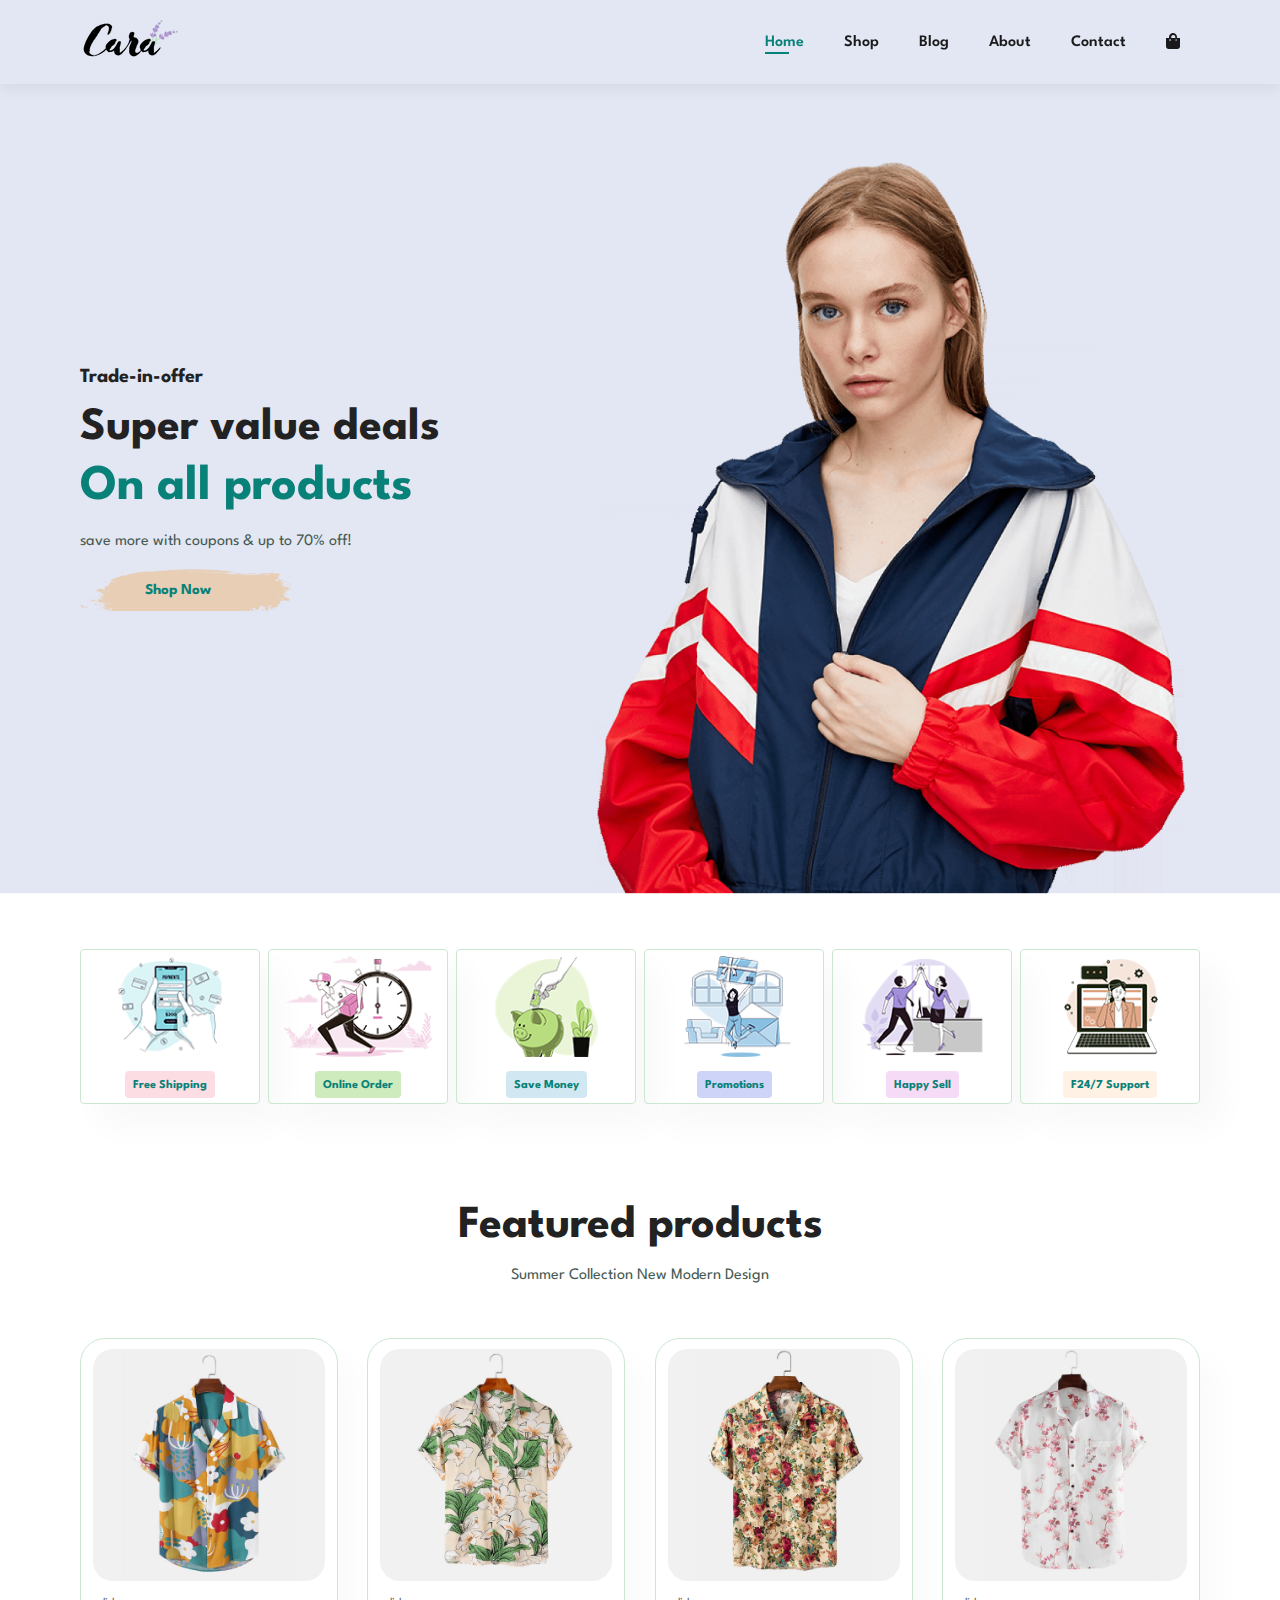
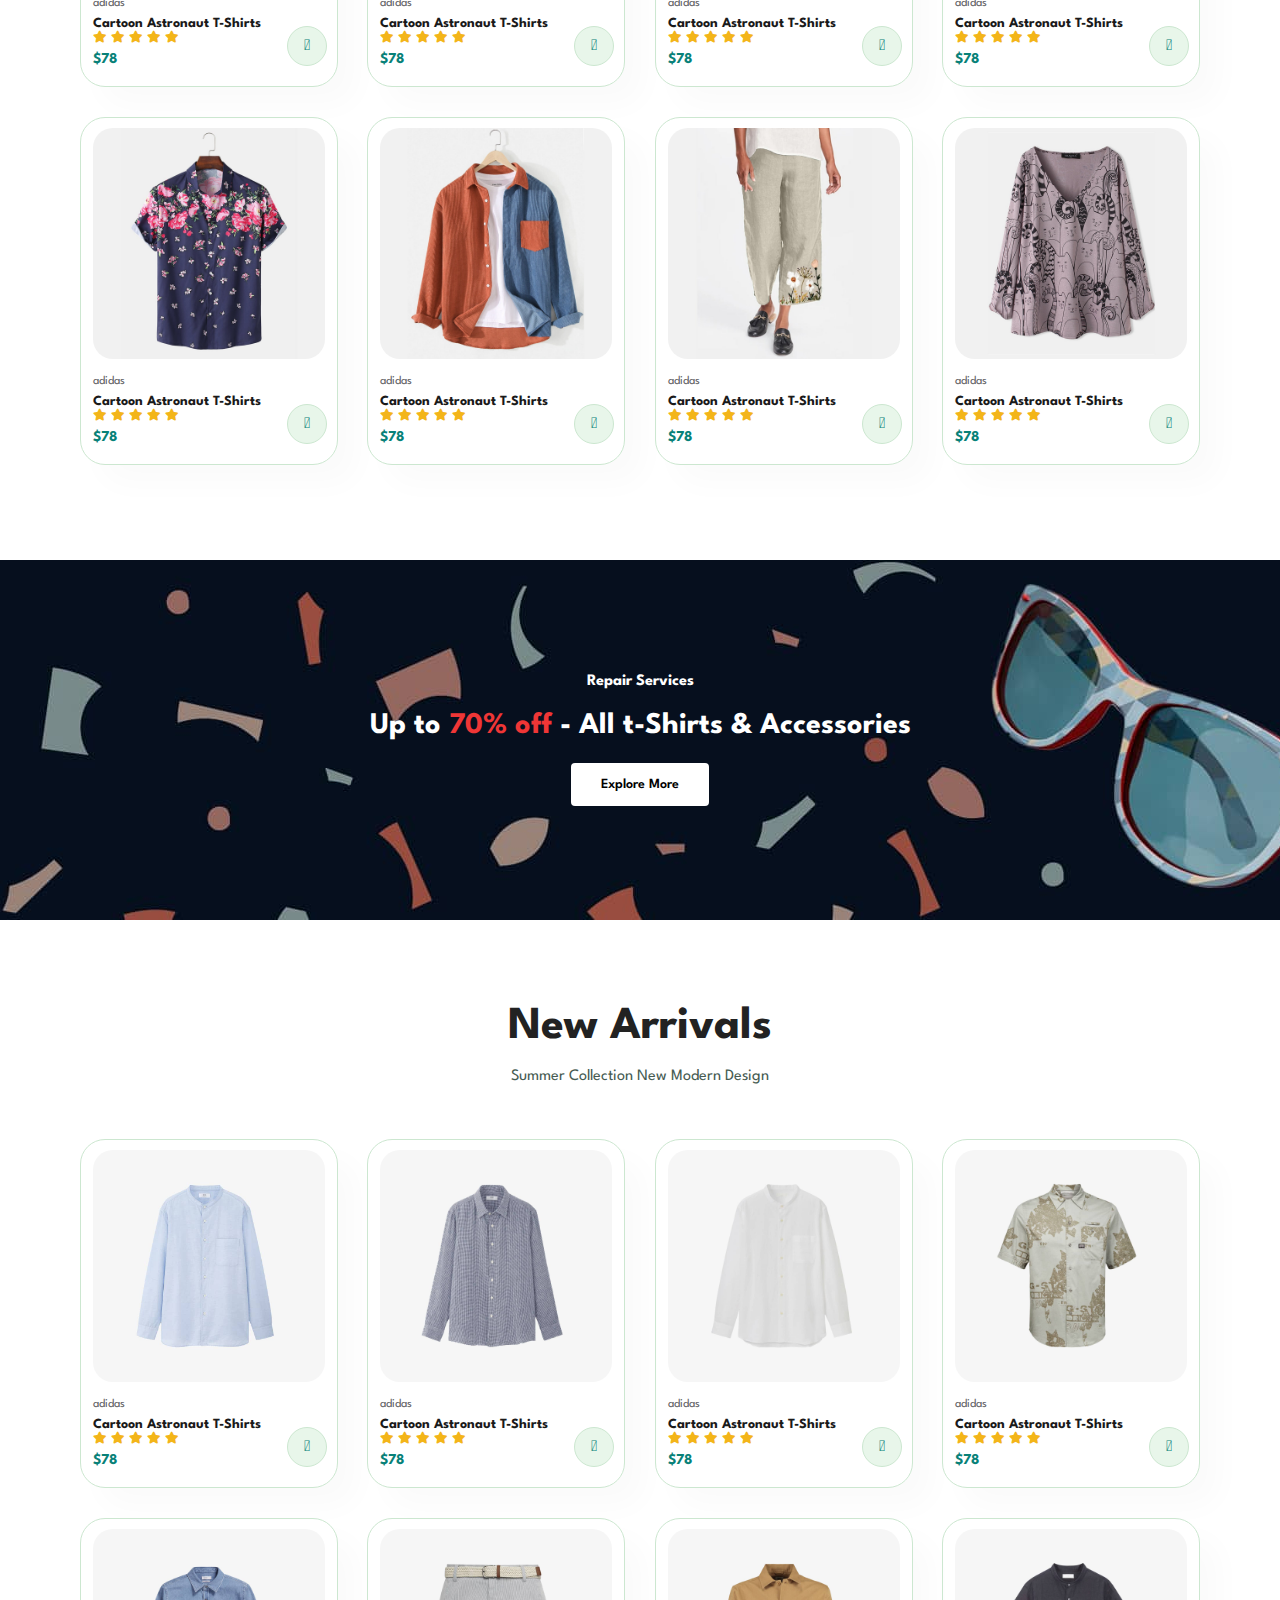
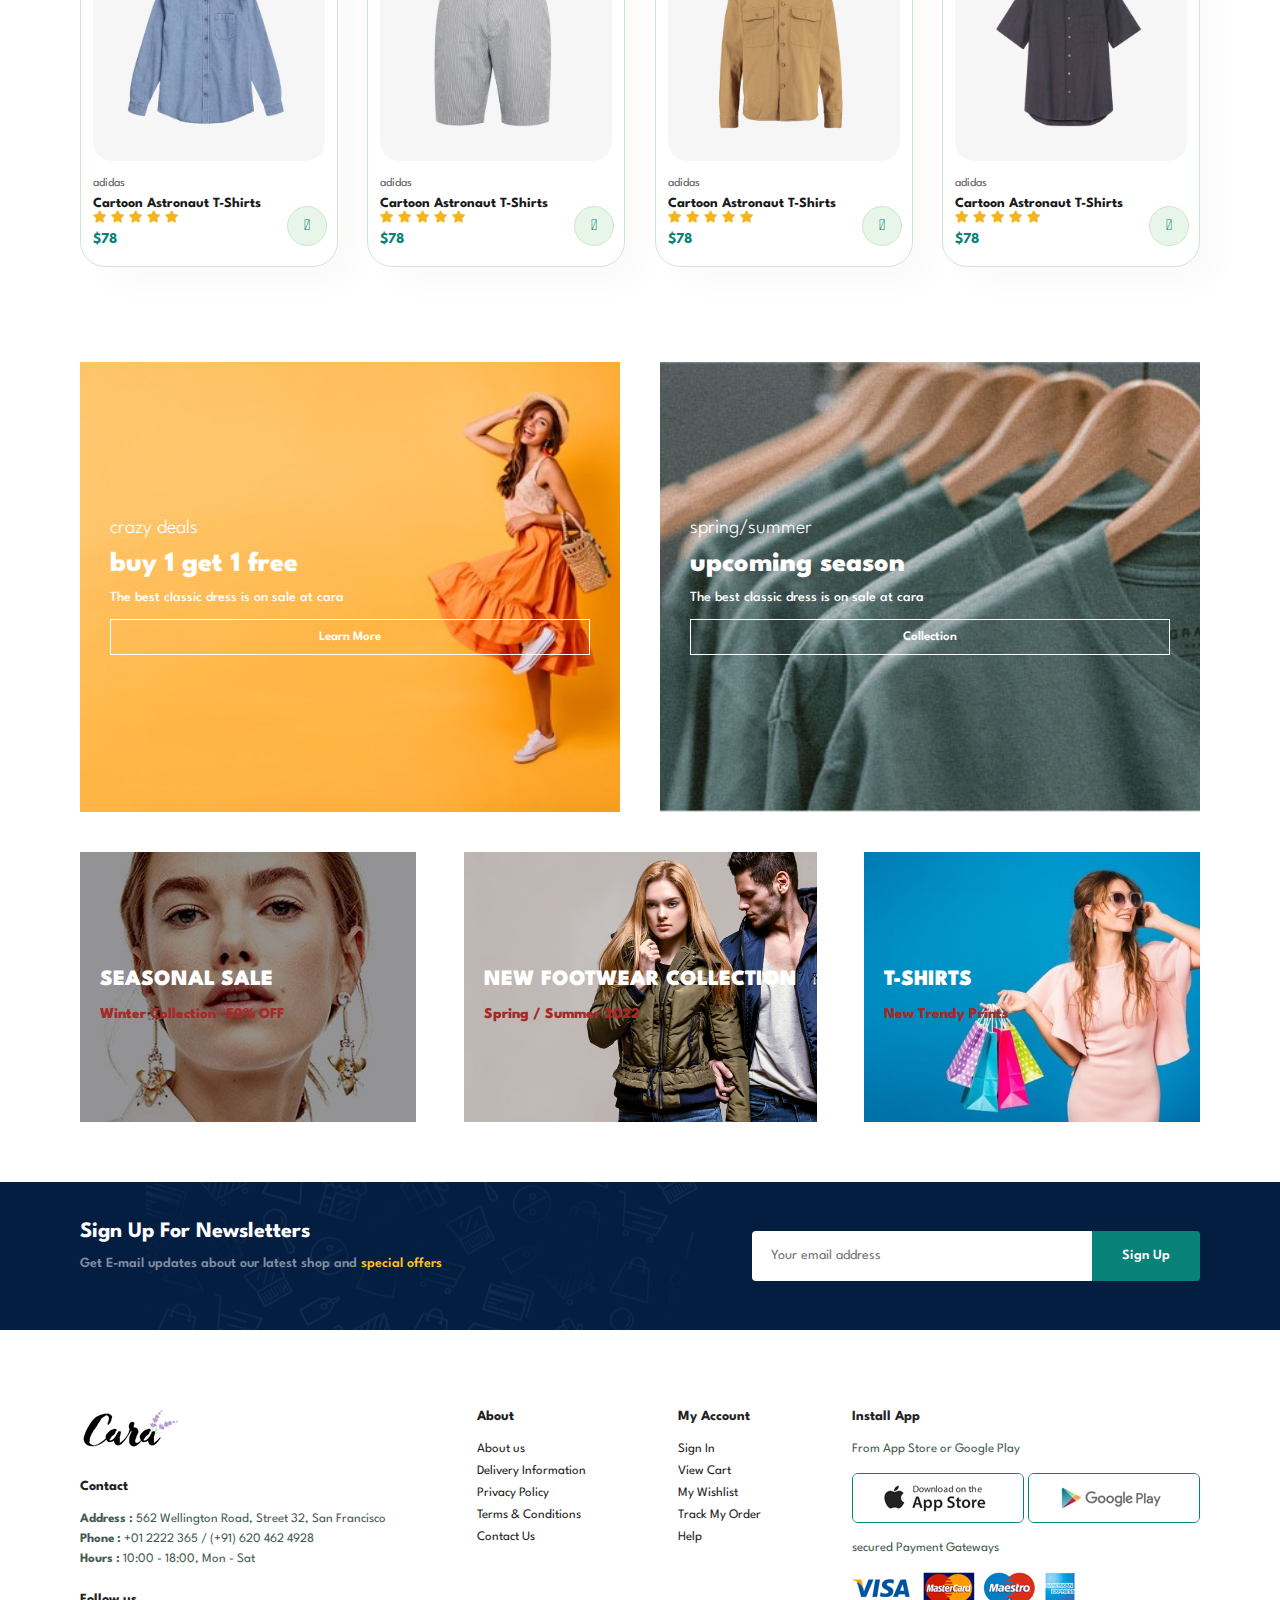
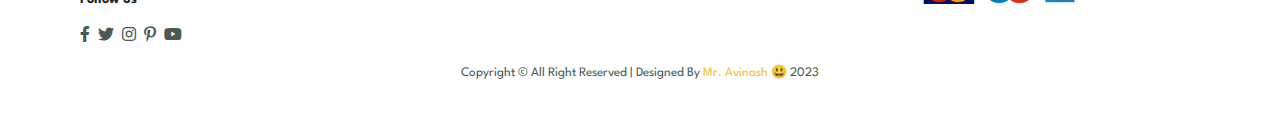
<file: index.html>
<!DOCTYPE html>
<html lang="en">
<head>
    <meta charset="UTF-8">
    <meta http-equiv="X-UA-Compatible" content="IE=edge">
    <meta name="viewport" content="width=device-width, initial-scale=1.0">
    <title>Ecommerce Website</title>

    <!-- plugins for font awesome -->
    <link rel="stylesheet" href="https://pro.fontawesome.com/releases/v5.10.0/css/all.css" />

       <!--plugins for favicon-->
       <link rel="apple-touch-icon" sizes="180x180" href="favicon/apple-touch-icon.png">
       <link rel="icon" type="image/png" sizes="32x32" href="favicon/favicon-32x32.png">
       <link rel="icon" type="image/png" sizes="16x16" href="favicon/favicon-16x16.png">
       <link rel="manifest" href="favicon/site.webmanifest">
    
    <!-- custom css file link -->
    <link rel="stylesheet" href="style.css">
</head>
<body>
    <section id="header">
        <a href="#"> <img src="images/logo.png" class="logo" alt=""></a>

        <div>
            <ul id="navbar">
                <li><a class="active" href="index.html">Home</a></li>
                <li><a href="shop.html">Shop</a></li>
                <li><a href="blog.html">Blog</a></li>
                <li><a href="about.html">About</a></li>
                <li><a href="contact.html">Contact</a></li>
                <li id="lg-bag"><a href="cart.html"><i class="fa fa-shopping-bag"></i></a></li>
                <a href="#" id="close"><i class="far fa-times"></i></a>
            </ul>
        </div>
        <div id="mobile">
            <a href="cart.html"><i class="fa fa-shopping-bag"></i></a>
            <i id="bar" class="fas fa-outdent"></i>
        </div>
    </section>

    <section id="hero">
        <h4>Trade-in-offer</h4>
        <h2>Super value deals</h2>
        <h1>On all products</h1>
        <p> save more with coupons & up to 70% off!</p>
        <button>Shop Now</button>
    </section>

    <section id="feature" class="section-p1">
        <div class="fe-box">
            <img src="images/features/f1.png" alt="">
            <h6>Free Shipping</h6>
        </div>
        <div class="fe-box">
            <img src="images/features/f2.png" alt="">
            <h6>Online Order</h6>
        </div>
        <div class="fe-box">
            <img src="images/features/f3.png" alt="">
            <h6>Save Money</h6>
        </div>
        <div class="fe-box">
            <img src="images/features/f4.png" alt="">
            <h6>Promotions</h6>
        </div>
        <div class="fe-box">
            <img src="images/features/f5.png" alt="">
            <h6>Happy Sell</h6>
            </div>
            <div class="fe-box">
                <img src="images/features/f6.png" alt="">
                <h6>F24/7 Support</h6>
        </div>
    </section>

    <section id="product1" class="section-p1">
        <h2>Featured products</h2>
        <p>Summer Collection New Modern Design</p>
        <div class="pro-container">
            <div class="pro">
                <img src="images/products/f1.jpg" alt="">
                <div class="des">
             <span>adidas</span>
             <h5>Cartoon Astronaut T-Shirts</h5>
             <div class="star">
                <i class="fas fa-star"></i>
                <i class="fas fa-star"></i>
                <i class="fas fa-star"></i>
                <i class="fas fa-star"></i>
                <i class="fas fa-star"></i>
             </div>
             <h4>$78</h4>
                </div>
                <a href="#"><i class="fal fa-shopping-cart cart" ></i></a>
            </div>

            <div class="pro">
                <img src="images/products/f2.jpg" alt="">
                <div class="des">
             <span>adidas</span>
             <h5>Cartoon Astronaut T-Shirts</h5>
             <div class="star">
                <i class="fas fa-star"></i>
                <i class="fas fa-star"></i>
                <i class="fas fa-star"></i>
                <i class="fas fa-star"></i>
                <i class="fas fa-star"></i>
             </div>
             <h4>$78</h4>
                </div>
                <a href="#"><i class="fal fa-shopping-cart cart" ></i></a>
            </div>

            <div class="pro">
                <img src="images/products/f3.jpg" alt="">
                <div class="des">
             <span>adidas</span>
             <h5>Cartoon Astronaut T-Shirts</h5>
             <div class="star">
                <i class="fas fa-star"></i>
                <i class="fas fa-star"></i>
                <i class="fas fa-star"></i>
                <i class="fas fa-star"></i>
                <i class="fas fa-star"></i>
             </div>
             <h4>$78</h4>
                </div>
                <a href="#"><i class="fal fa-shopping-cart cart" ></i></a>
            </div>

            <div class="pro">
                <img src="images/products/f4.jpg" alt="">
                <div class="des">
             <span>adidas</span>
             <h5>Cartoon Astronaut T-Shirts</h5>
             <div class="star">
                <i class="fas fa-star"></i>
                <i class="fas fa-star"></i>
                <i class="fas fa-star"></i>
                <i class="fas fa-star"></i>
                <i class="fas fa-star"></i>
             </div>
             <h4>$78</h4>
                </div>
                <a href="#"><i class="fal fa-shopping-cart cart" ></i></a>
            </div>

            <div class="pro">
                <img src="images/products/f5.jpg" alt="">
                <div class="des">
             <span>adidas</span>
             <h5>Cartoon Astronaut T-Shirts</h5>
             <div class="star">
                <i class="fas fa-star"></i>
                <i class="fas fa-star"></i>
                <i class="fas fa-star"></i>
                <i class="fas fa-star"></i>
                <i class="fas fa-star"></i>
             </div>
             <h4>$78</h4>
                </div>
                <a href="#"><i class="fal fa-shopping-cart cart" ></i></a>
            </div>

            <div class="pro">
                <img src="images/products/f6.jpg" alt="">
                <div class="des">
             <span>adidas</span>
             <h5>Cartoon Astronaut T-Shirts</h5>
             <div class="star">
                <i class="fas fa-star"></i>
                <i class="fas fa-star"></i>
                <i class="fas fa-star"></i>
                <i class="fas fa-star"></i>
                <i class="fas fa-star"></i>
             </div>
             <h4>$78</h4>
                </div>
                <a href="#"><i class="fal fa-shopping-cart cart" ></i></a>
            </div>

            <div class="pro">
                <img src="images/products/f7.jpg" alt="">
                <div class="des">
             <span>adidas</span>
             <h5>Cartoon Astronaut T-Shirts</h5>
             <div class="star">
                <i class="fas fa-star"></i>
                <i class="fas fa-star"></i>
                <i class="fas fa-star"></i>
                <i class="fas fa-star"></i>
                <i class="fas fa-star"></i>
             </div>
             <h4>$78</h4>
                </div>
                <a href="#"><i class="fal fa-shopping-cart cart" ></i></a>
            </div>


            <div class="pro">
                <img src="images/products/f8.jpg" alt="">
                <div class="des">
             <span>adidas</span>
             <h5>Cartoon Astronaut T-Shirts</h5>
             <div class="star">
                <i class="fas fa-star"></i>
                <i class="fas fa-star"></i>
                <i class="fas fa-star"></i>
                <i class="fas fa-star"></i>
                <i class="fas fa-star"></i>
             </div>
             <h4>$78</h4>
                </div>
                <a href="#"><i class="fal fa-shopping-cart cart" ></i></a>
            </div>




        </div>
    </section>

    <section id="banner" class="section-m1">
        <h4>Repair Services</h4>
        <h2>Up to <span>70% off</span> - All t-Shirts & Accessories</h2>
        <button class="normal">Explore More</button>
    </section>

    
    <section id="product1" class="section-p1">
        <h2>New Arrivals</h2>
        <p>Summer Collection New Modern Design</p>
        <div class="pro-container">
            <div class="pro">
                <img src="images/products/n1.jpg" alt="">
                <div class="des">
             <span>adidas</span>
             <h5>Cartoon Astronaut T-Shirts</h5>
             <div class="star">
                <i class="fas fa-star"></i>
                <i class="fas fa-star"></i>
                <i class="fas fa-star"></i>
                <i class="fas fa-star"></i>
                <i class="fas fa-star"></i>
             </div>
             <h4>$78</h4>
                </div>
                <a href="#"><i class="fal fa-shopping-cart cart" ></i></a>
            </div>

            <div class="pro">
                <img src="images/products/n2.jpg" alt="">
                <div class="des">
             <span>adidas</span>
             <h5>Cartoon Astronaut T-Shirts</h5>
             <div class="star">
                <i class="fas fa-star"></i>
                <i class="fas fa-star"></i>
                <i class="fas fa-star"></i>
                <i class="fas fa-star"></i>
                <i class="fas fa-star"></i>
             </div>
             <h4>$78</h4>
                </div>
                <a href="#"><i class="fal fa-shopping-cart cart" ></i></a>
            </div>

            <div class="pro">
                <img src="images/products/n3.jpg" alt="">
                <div class="des">
             <span>adidas</span>
             <h5>Cartoon Astronaut T-Shirts</h5>
             <div class="star">
                <i class="fas fa-star"></i>
                <i class="fas fa-star"></i>
                <i class="fas fa-star"></i>
                <i class="fas fa-star"></i>
                <i class="fas fa-star"></i>
             </div>
             <h4>$78</h4>
                </div>
                <a href="#"><i class="fal fa-shopping-cart cart" ></i></a>
            </div>

            <div class="pro">
                <img src="images/products/n4.jpg" alt="">
                <div class="des">
             <span>adidas</span>
             <h5>Cartoon Astronaut T-Shirts</h5>
             <div class="star">
                <i class="fas fa-star"></i>
                <i class="fas fa-star"></i>
                <i class="fas fa-star"></i>
                <i class="fas fa-star"></i>
                <i class="fas fa-star"></i>
             </div>
             <h4>$78</h4>
                </div>
                <a href="#"><i class="fal fa-shopping-cart cart" ></i></a>
            </div>

            <div class="pro">
                <img src="images/products/n5.jpg" alt="">
                <div class="des">
             <span>adidas</span>
             <h5>Cartoon Astronaut T-Shirts</h5>
             <div class="star">
                <i class="fas fa-star"></i>
                <i class="fas fa-star"></i>
                <i class="fas fa-star"></i>
                <i class="fas fa-star"></i>
                <i class="fas fa-star"></i>
             </div>
             <h4>$78</h4>
                </div>
                <a href="#"><i class="fal fa-shopping-cart cart" ></i></a>
            </div>

            <div class="pro">
                <img src="images/products/n6.jpg" alt="">
                <div class="des">
             <span>adidas</span>
             <h5>Cartoon Astronaut T-Shirts</h5>
             <div class="star">
                <i class="fas fa-star"></i>
                <i class="fas fa-star"></i>
                <i class="fas fa-star"></i>
                <i class="fas fa-star"></i>
                <i class="fas fa-star"></i>
             </div>
             <h4>$78</h4>
                </div>
                <a href="#"><i class="fal fa-shopping-cart cart" ></i></a>
            </div>

            <div class="pro">
                <img src="images/products/n7.jpg" alt="">
                <div class="des">
             <span>adidas</span>
             <h5>Cartoon Astronaut T-Shirts</h5>
             <div class="star">
                <i class="fas fa-star"></i>
                <i class="fas fa-star"></i>
                <i class="fas fa-star"></i>
                <i class="fas fa-star"></i>
                <i class="fas fa-star"></i>
             </div>
             <h4>$78</h4>
                </div>
                <a href="#"><i class="fal fa-shopping-cart cart" ></i></a>
            </div>


            <div class="pro">
                <img src="images/products/n8.jpg" alt="">
                <div class="des">
             <span>adidas</span>
             <h5>Cartoon Astronaut T-Shirts</h5>
             <div class="star">
                <i class="fas fa-star"></i>
                <i class="fas fa-star"></i>
                <i class="fas fa-star"></i>
                <i class="fas fa-star"></i>
                <i class="fas fa-star"></i>
             </div>
             <h4>$78</h4>
                </div>
                <a href="#"><i class="fal fa-shopping-cart cart" ></i></a>
            </div>




        </div>
    </section>

    <section id="sm-banner" class="section-p1">
        <div class="banner-box">
            <h4>crazy deals</h4>
            <h2>buy 1 get 1 free</h2>
            <span> The best classic dress is on sale at cara</span>
            <button class="white">Learn More</button>
        </div>

        <div class="banner-box banner-box2">
            <h4>spring/summer</h4>
            <h2>upcoming season</h2>
            <span> The best classic dress is on sale at cara</span>
            <button class="white">Collection</button>
        </div>
    </section>

    <section id="banner3">
        <div class="banner-box ">
            <h2>SEASONAL SALE</h2>
            <h3>Winter Collection -50% OFF</h3>
        </div>

        <div class="banner-box banner-box2 ">
            <h2>NEW FOOTWEAR COLLECTION</h2>
            <h3>Spring / Summer 2022</h3>
        </div>

        <div class="banner-box banner-box3 ">
            <h2>T-SHIRTS</h2>
            <h3>New Trendy Prints</h3>
        </div>
    </section>

    <section id="newsletter" class="section-p1 section-m1 ">
        <div class="newstext">
            <h4>Sign Up For Newsletters</h4>
            <p>Get E-mail updates about our latest shop and <span>special offers</span> </p>
        </div>
        <div class="form">
            <input type="text" placeholder="Your email address">
            <button class="normal">Sign Up</button>
        </div>
    </section>

    <footer class="section-p1">
        <div class="col">
            <img class="logo" src="images/logo.png" alt="">
            <h4>Contact</h4>
            <p><strong>Address :</strong> 562 Wellington Road, Street 32, San Francisco</p>
            <p><strong>Phone :</strong> +01 2222 365 / (+91) 620 462 4928</p>
            <p><strong>Hours :</strong> 10:00 - 18:00, Mon - Sat</p>
            <div class="follow">
                <h4>Follow us</h4>
                <div class="icon">
                    <i class="fab fa-facebook-f"></i>
                    <i class="fab fa-twitter"></i>
                    <i class="fab fa-instagram"></i>
                    <i class="fab fa-pinterest-p"></i>
                    <i class="fab fa-youtube"></i>
                </div>
            </div>
        </div>

       <div class="col">
        <h4>About</h4>
        <a href="#">About us</a>
        <a href="#">Delivery Information</a>
        <a href="#">Privacy Policy</a>
        <a href="#">Terms & Conditions</a>
        <a href="#">Contact Us</a>
       </div>

       <div class="col">
        <h4>My Account</h4>
        <a href="#">Sign In</a>
        <a href="#">View Cart</a>
        <a href="#">My Wishlist</a>
        <a href="#">Track My Order</a>
        <a href="#">Help</a>
       </div>

       <div class="col install">
        <h4>Install App</h4>
        <p>From App Store or Google Play</p>
        <div class="row">
            <img src="images/pay/app.jpg" alt="">
            <img src="images/pay/play.jpg" alt="">
        </div>
        <p>secured Payment Gateways</p>
        <img src="images/pay/pay.png" alt="">
       </div>

       <div class="copyright">
        <p> Copyright &copy; All Right Reserved | Designed By <span>Mr. Avinash </span> &#128515; 2023</p>
       </div>
    </footer>


    <script src="script.js"></script>
</body>
</html>
</file>
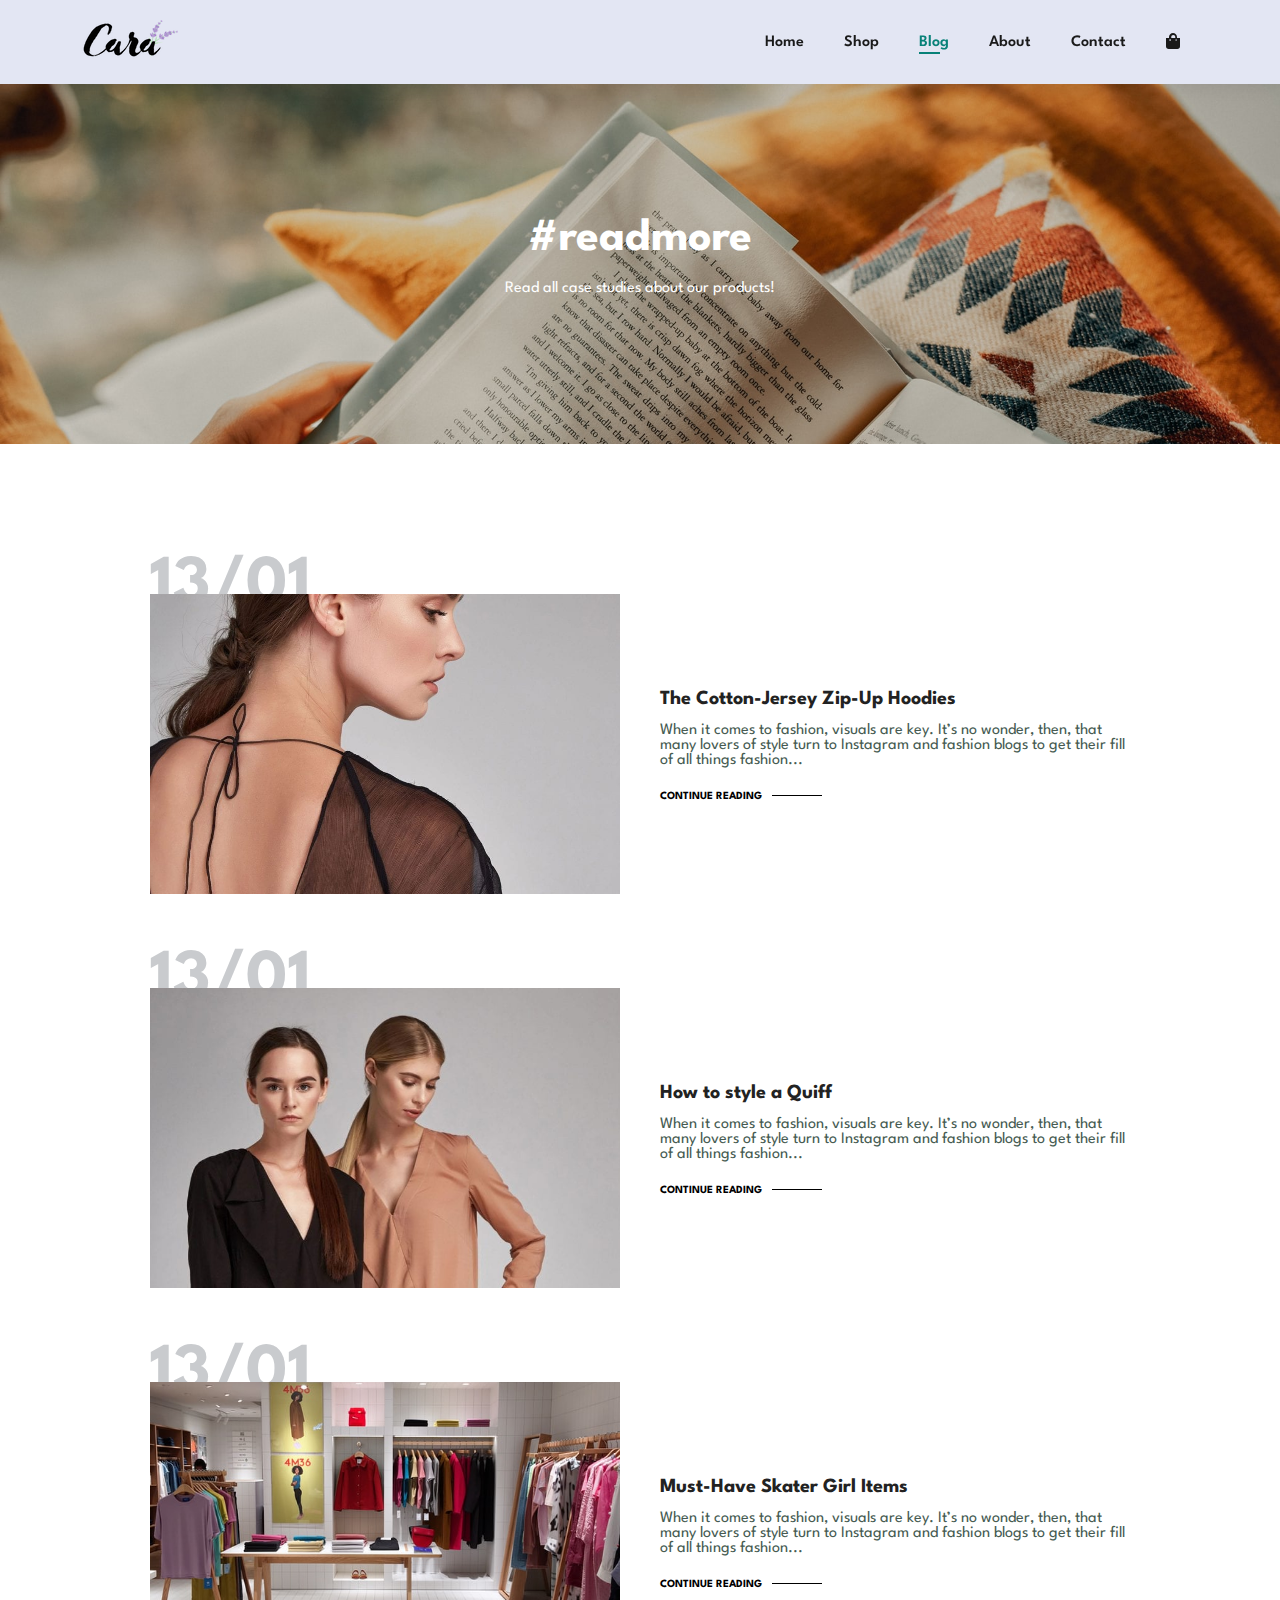
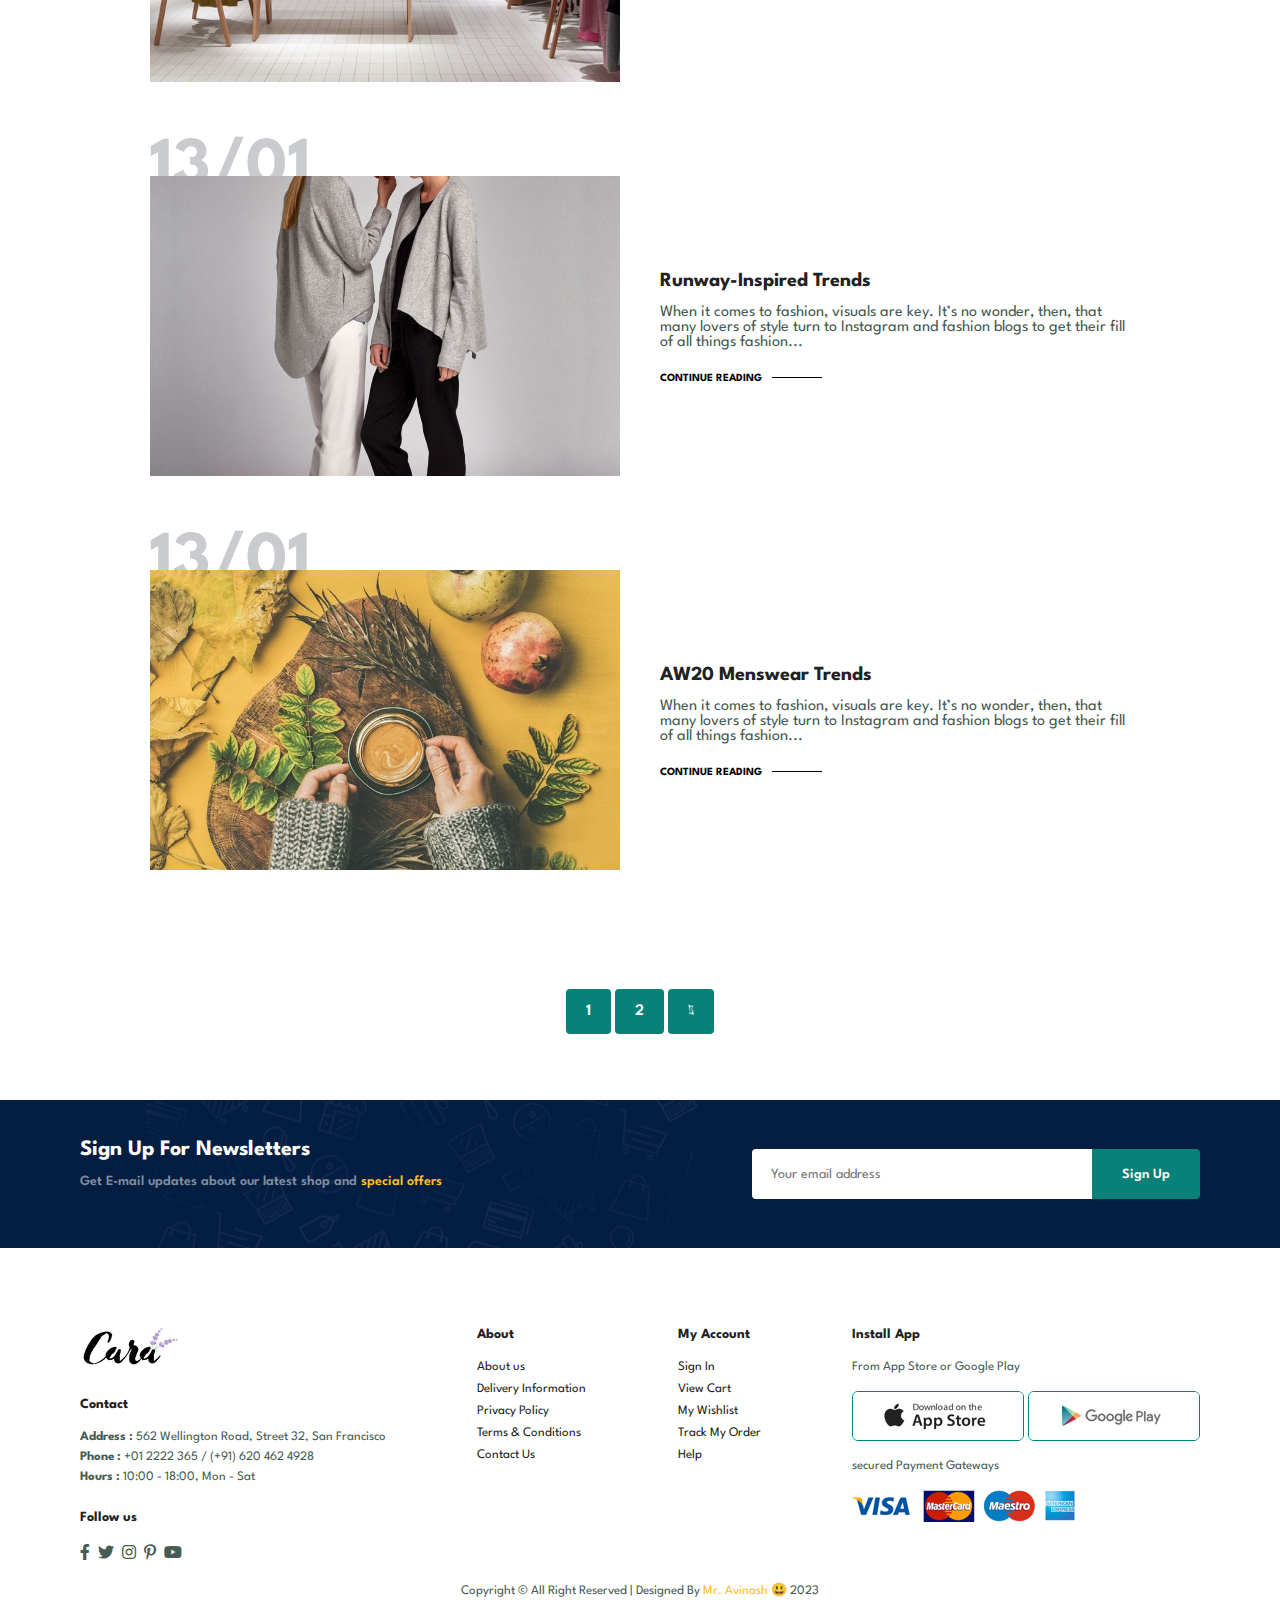
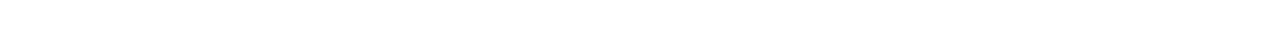
<file: blog.html>
<!DOCTYPE html>
<html lang="en">
<head>
    <meta charset="UTF-8">
    <meta http-equiv="X-UA-Compatible" content="IE=edge">
    <meta name="viewport" content="width=device-width, initial-scale=1.0">
    <title>Ecommerce Website</title>

    <!-- plugins for font awesome -->
    <link rel="stylesheet" href="https://pro.fontawesome.com/releases/v5.10.0/css/all.css" />

       <!--plugins for favicon-->
       <link rel="apple-touch-icon" sizes="180x180" href="favicon/apple-touch-icon.png">
       <link rel="icon" type="image/png" sizes="32x32" href="favicon/favicon-32x32.png">
       <link rel="icon" type="image/png" sizes="16x16" href="favicon/favicon-16x16.png">
       <link rel="manifest" href="favicon/site.webmanifest">

    <!-- custom css file link -->
    <link rel="stylesheet" href="style.css">
</head>
<body>
    <section id="header">
        <a href="#"> <img src="images/logo.png" class="logo" alt=""></a>

        <div>
            <ul id="navbar">
                <li><a  href="index.html">Home</a></li>
                <li><a  href="shop.html">Shop</a></li>
                <li><a  class="active"  href="blog.html">Blog</a></li>
                <li><a href="about.html">About</a></li>
                <li><a href="contact.html">Contact</a></li>
                <li id="lg-bag"><a href="cart.html"><i class="fa fa-shopping-bag"></i></a></li>
                <a href="#" id="close"><i class="far fa-times"></i></a>
            </ul>
        </div>
        <div id="mobile">
            <a href="cart.html"><i class="fa fa-shopping-bag"></i></a>
            <i id="bar" class="fas fa-outdent"></i>
        </div>
    </section>

    <section id="page-header" class="blog-header">
        <h2>#readmore</h2>
        <p> Read all case studies about our products!</p>
    </section>

  <section id="blog" >
   <div class="blog-box">
    <div class="blog-img">
        <img src="images/blog/b1.jpg" alt="">
    </div>
    <div class="blog-details">
        <h4>The Cotton-Jersey Zip-Up Hoodies</h4>
        <p> When it comes to fashion, visuals are key. It’s no wonder, then, that many lovers of style turn to Instagram and fashion blogs to get their fill of all things fashion...</p>
        <a href="#">CONTINUE READING</a>
    </div>
    <h1>13/01</h1>
   </div>

   <div class="blog-box">
    <div class="blog-img">
        <img src="images/blog/b2.jpg" alt="">
    </div>
    <div class="blog-details">
        <h4>How to style a Quiff</h4>
        <p> When it comes to fashion, visuals are key. It’s no wonder, then, that many lovers of style turn to Instagram and fashion blogs to get their fill of all things fashion...</p>
        <a href="#">CONTINUE READING</a>
    </div>
    <h1>13/01</h1>
   </div>

   <div class="blog-box">
    <div class="blog-img">
        <img src="images/blog/b3.jpg" alt="">
    </div>
    <div class="blog-details">
        <h4>Must-Have Skater Girl Items</h4>
        <p> When it comes to fashion, visuals are key. It’s no wonder, then, that many lovers of style turn to Instagram and fashion blogs to get their fill of all things fashion...</p>
        <a href="#">CONTINUE READING</a>
    </div>
    <h1>13/01</h1>
   </div>

   <div class="blog-box">
    <div class="blog-img">
        <img src="images/blog/b4.jpg" alt="">
    </div>
    <div class="blog-details">
        <h4>Runway-Inspired Trends</h4>
        <p> When it comes to fashion, visuals are key. It’s no wonder, then, that many lovers of style turn to Instagram and fashion blogs to get their fill of all things fashion...</p>
        <a href="#">CONTINUE READING</a>
    </div>
    <h1>13/01</h1>
   </div>

   <div class="blog-box">
    <div class="blog-img">
        <img src="images/blog/b6.jpg" alt="">
    </div>
    <div class="blog-details">
        <h4> AW20 Menswear Trends</h4>
        <p> When it comes to fashion, visuals are key. It’s no wonder, then, that many lovers of style turn to Instagram and fashion blogs to get their fill of all things fashion...</p>
        <a href="#">CONTINUE READING</a>
    </div>
    <h1>13/01</h1>
   </div>

  </section>

    <section id="pagination" class="section-p1">
     <a href="#">1</a>
     <a href="#">2</a>
     <a href="#"><i class="fal fa-long-arrow-alt-right"></i></a>
    </section>

    <section id="newsletter" class="section-p1 section-m1 ">
        <div class="newstext">
            <h4>Sign Up For Newsletters</h4>
            <p>Get E-mail updates about our latest shop and <span>special offers</span> </p>
        </div>
        <div class="form">
            <input type="text" placeholder="Your email address">
            <button class="normal">Sign Up</button>
        </div>
    </section>

    <footer class="section-p1">
        <div class="col">
            <img class="logo" src="images/logo.png" alt="">
            <h4>Contact</h4>
            <p><strong>Address :</strong> 562 Wellington Road, Street 32, San Francisco</p>
            <p><strong>Phone :</strong> +01 2222 365 / (+91) 620 462 4928</p>
            <p><strong>Hours :</strong> 10:00 - 18:00, Mon - Sat</p>
            <div class="follow">
                <h4>Follow us</h4>
                <div class="icon">
                    <i class="fab fa-facebook-f"></i>
                    <i class="fab fa-twitter"></i>
                    <i class="fab fa-instagram"></i>
                    <i class="fab fa-pinterest-p"></i>
                    <i class="fab fa-youtube"></i>
                </div>
            </div>
        </div>

       <div class="col">
        <h4>About</h4>
        <a href="#">About us</a>
        <a href="#">Delivery Information</a>
        <a href="#">Privacy Policy</a>
        <a href="#">Terms & Conditions</a>
        <a href="#">Contact Us</a>
       </div>

       <div class="col">
        <h4>My Account</h4>
        <a href="#">Sign In</a>
        <a href="#">View Cart</a>
        <a href="#">My Wishlist</a>
        <a href="#">Track My Order</a>
        <a href="#">Help</a>
       </div>

       <div class="col install">
        <h4>Install App</h4>
        <p>From App Store or Google Play</p>
        <div class="row">
            <img src="images/pay/app.jpg" alt="">
            <img src="images/pay/play.jpg" alt="">
        </div>
        <p>secured Payment Gateways</p>
        <img src="images/pay/pay.png" alt="">
       </div>

       <div class="copyright">
        <p> Copyright &copy; All Right Reserved | Designed By <span>Mr. Avinash </span> &#128515; 2023</p>
       </div>
    </footer>


    <script src="script.js"></script>
</body>
</html>
</file>
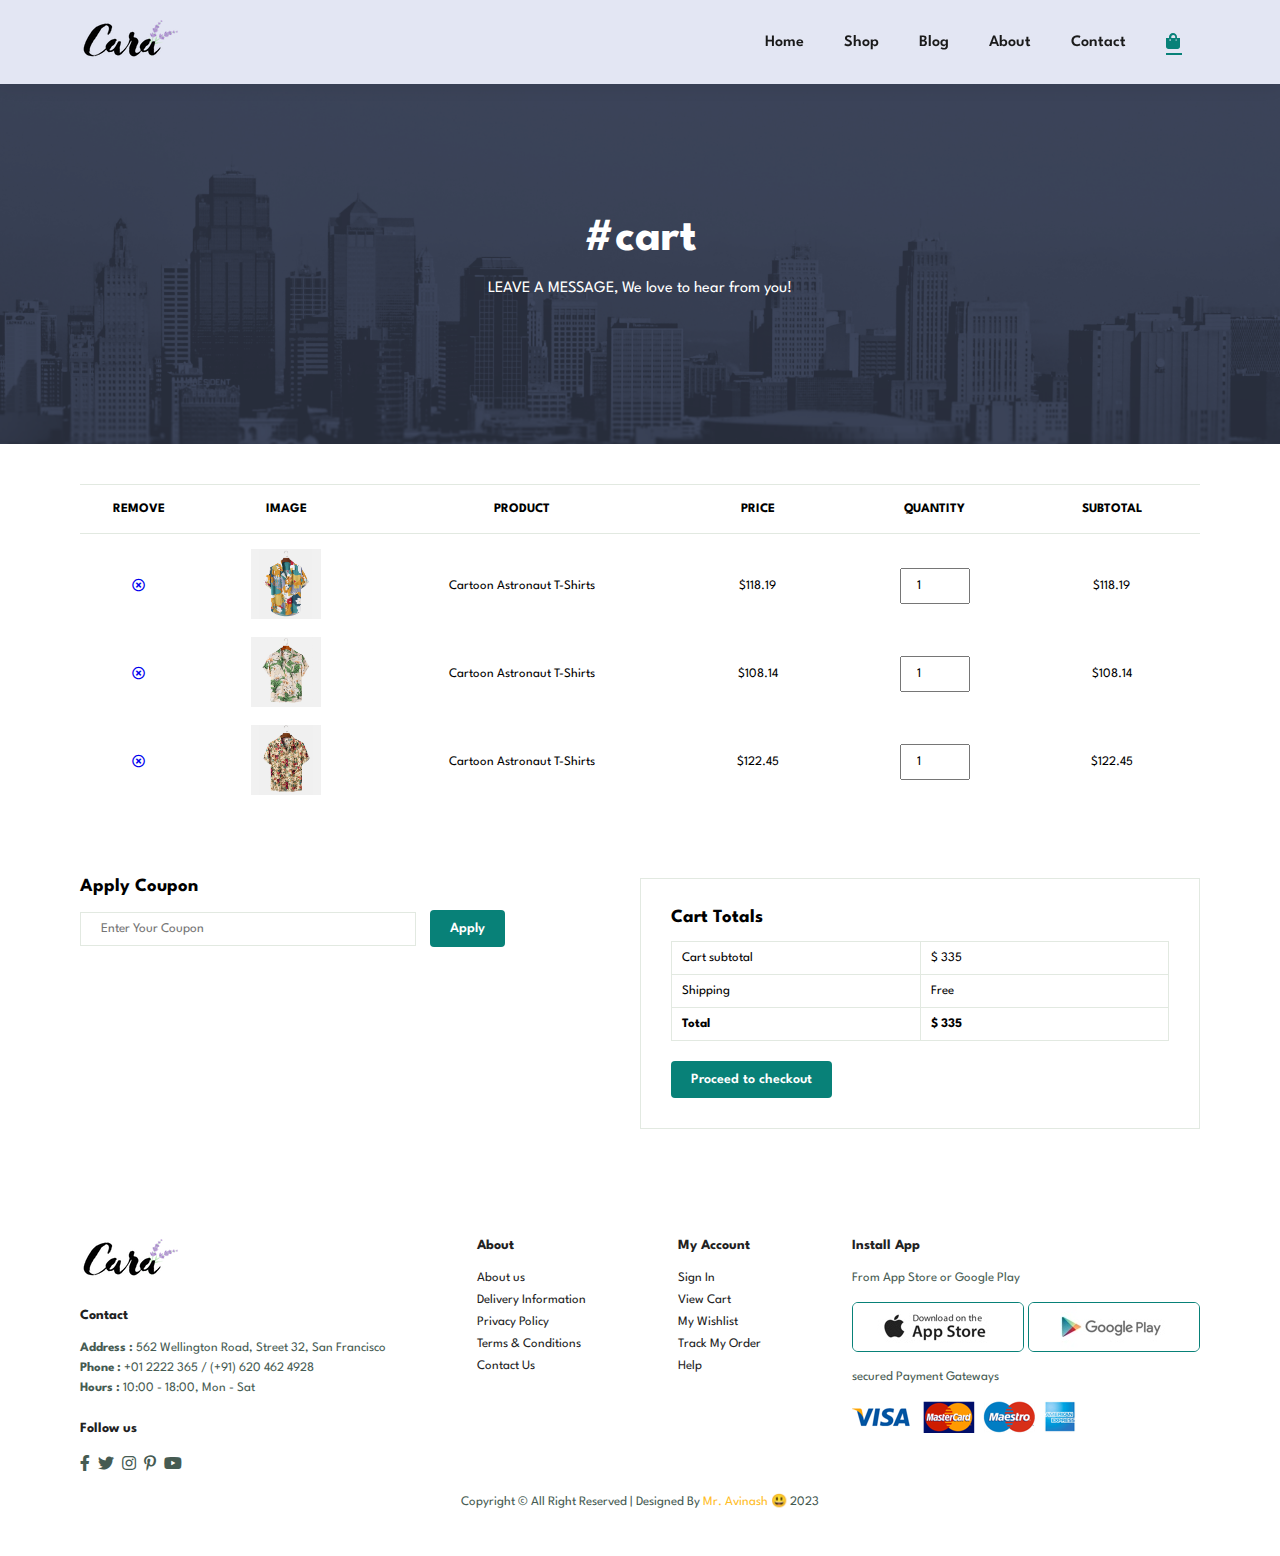
<file: cart.html>
<!DOCTYPE html>
<html lang="en">
  <head>
    <meta charset="UTF-8" />
    <meta http-equiv="X-UA-Compatible" content="IE=edge" />
    <meta name="viewport" content="width=device-width, initial-scale=1.0" />
    <title>Ecommerce Website</title>

    <!-- plugins for font awesome -->
    <link
      rel="stylesheet"
      href="https://pro.fontawesome.com/releases/v5.10.0/css/all.css"
    />

       <!--plugins for favicon-->
       <link rel="apple-touch-icon" sizes="180x180" href="favicon/apple-touch-icon.png">
       <link rel="icon" type="image/png" sizes="32x32" href="favicon/favicon-32x32.png">
       <link rel="icon" type="image/png" sizes="16x16" href="favicon/favicon-16x16.png">
       <link rel="manifest" href="favicon/site.webmanifest">

    <!-- custom css file link -->
    <link rel="stylesheet" href="style.css" />
  </head>
  <body>
    <section id="header">
      <a href="#"> <img src="images/logo.png" class="logo" alt="" /></a>

      <div>
        <ul id="navbar">
          <li><a href="index.html">Home</a></li>
          <li><a href="shop.html">Shop</a></li>
          <li><a href="blog.html">Blog</a></li>
          <li><a href="about.html">About</a></li>
          <li><a href="contact.html">Contact</a></li>
          <li id="lg-bag">
            <a class="active" href="cart.html"><i class="fa fa-shopping-bag"></i></a>
          </li>
          <a href="#" id="close"><i class="far fa-times"></i></a>
        </ul>
      </div>
      <div id="mobile">
        <a href="cart.html"><i class="fa fa-shopping-bag"></i></a>
        <i id="bar" class="fas fa-outdent"></i>
      </div>
    </section>

    <section id="page-header" class="about-header">
      <h2>#cart</h2>
      <p>LEAVE A MESSAGE, We love to hear from you!</p>
    </section>

    <section id="cart"class="section-p1" >
     <table width="100%">
      <thead>
        <tr>
          <td>Remove</td>
          <td>Image</td>
          <td>Product</td>
          <td>Price</td>
          <td>Quantity</td>
          <td>subtotal</td>
        </tr>
      </thead>
      <tbody>
        <tr>
          <td><a href="#"><i class="far fa-times-circle"></i></a></td>
          <td><img src="images/products/f1.jpg" alt=""></td>
          <td>Cartoon Astronaut T-Shirts</td>
          <td>$118.19</td>
          <td><input type="number" value="1"></td>
          <td>$118.19</td>
        </tr>

        <tr>
          <td><a href="#"><i class="far fa-times-circle"></i></a></td>
          <td><img src="images/products/f2.jpg" alt=""></td>
          <td>Cartoon Astronaut T-Shirts</td>
          <td>$108.14</td>
          <td><input type="number" value="1"></td>
          <td>$108.14</td>
        </tr>

        <tr>
          <td><a href="#"><i class="far fa-times-circle"></i></a></td>
          <td><img src="images/products/f3.jpg" alt=""></td>
          <td>Cartoon Astronaut T-Shirts</td>
          <td>$122.45</td>
          <td><input type="number" value="1"></td>
          <td>$122.45</td>
        </tr>
      </tbody>
     </table>
    </section>

    <section id="cart-add" class="section-p1">
      <div id="coupon">
        <h3>Apply Coupon</h3>
        <div>
          <input type="text" placeholder="Enter Your Coupon">
          <button class="normal">Apply</button>
        </div>
      </div>

      <div id="subtotal">
        <h3>Cart Totals</h3>
        <table>
          <tr>
            <td>Cart subtotal</td>
            <td>$ 335</td>
            <tr>
              <td>Shipping</td>
              <td>Free</td>
            </tr>
            <tr>
              <td><strong>Total</strong></td>
              <td><strong>$ 335</strong></td>
            </tr>
          </tr>
        </table>
        <button class="normal">Proceed to checkout</button>
      </div>
    </section>


    <footer class="section-p1" >
      <div class="col">
        <img class="logo" src="images/logo.png" alt="" />
        <h4>Contact</h4>
        <p>
          <strong>Address :</strong> 562 Wellington Road, Street 32, San
          Francisco
        </p>
        <p><strong>Phone :</strong> +01 2222 365 / (+91) 620 462 4928</p>
        <p><strong>Hours :</strong> 10:00 - 18:00, Mon - Sat</p>
        <div class="follow">
          <h4>Follow us</h4>
          <div class="icon">
            <i class="fab fa-facebook-f"></i>
            <i class="fab fa-twitter"></i>
            <i class="fab fa-instagram"></i>
            <i class="fab fa-pinterest-p"></i>
            <i class="fab fa-youtube"></i>
          </div>
        </div>
      </div>

      <div class="col">
        <h4>About</h4>
        <a href="#">About us</a>
        <a href="#">Delivery Information</a>
        <a href="#">Privacy Policy</a>
        <a href="#">Terms & Conditions</a>
        <a href="#">Contact Us</a>
      </div>

      <div class="col">
        <h4>My Account</h4>
        <a href="#">Sign In</a>
        <a href="#">View Cart</a>
        <a href="#">My Wishlist</a>
        <a href="#">Track My Order</a>
        <a href="#">Help</a>
      </div>

      <div class="col install">
        <h4>Install App</h4>
        <p>From App Store or Google Play</p>
        <div class="row">
          <img src="images/pay/app.jpg" alt="" />
          <img src="images/pay/play.jpg" alt="" />
        </div>
        <p>secured Payment Gateways</p>
        <img src="images/pay/pay.png" alt="" />
      </div>

      <div class="copyright">
        <p>
          Copyright &copy; All Right Reserved | Designed By
          <span>Mr. Avinash </span> &#128515; 2023
        </p>
      </div>
    </footer>

    <script src="script.js"></script>
  </body>
</html>
</file>
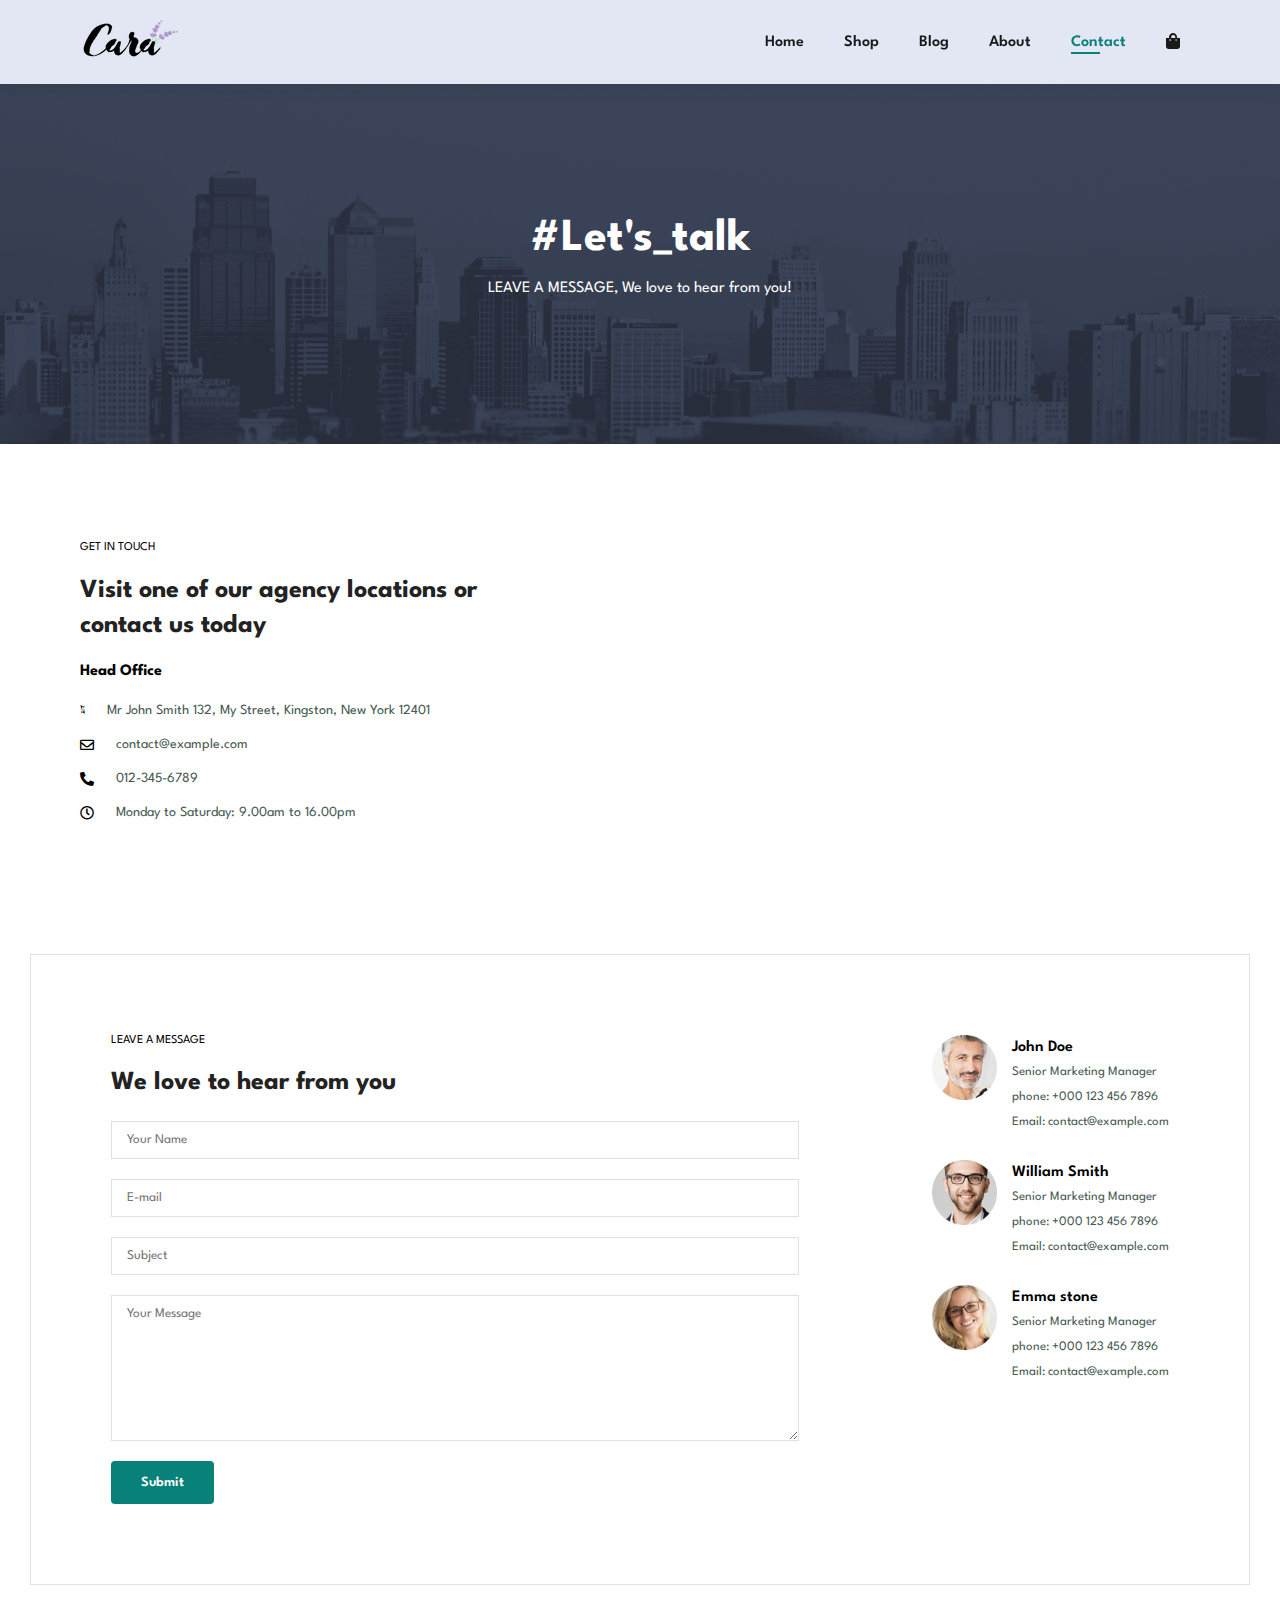
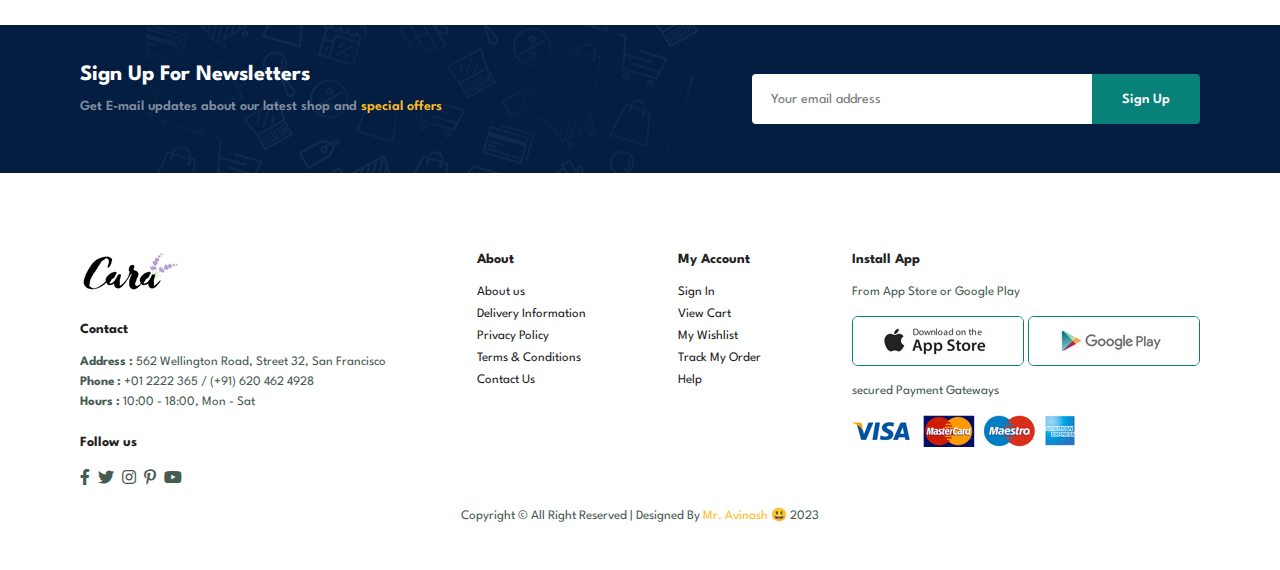
<file: contact.html>
<!DOCTYPE html>
<html lang="en">
  <head>
    <meta charset="UTF-8" />
    <meta http-equiv="X-UA-Compatible" content="IE=edge" />
    <meta name="viewport" content="width=device-width, initial-scale=1.0" />
    <title>Ecommerce Website</title>

    <!-- plugins for font awesome -->
    <link
      rel="stylesheet"
      href="https://pro.fontawesome.com/releases/v5.10.0/css/all.css"
    />

       <!--plugins for favicon-->
       <link rel="apple-touch-icon" sizes="180x180" href="favicon/apple-touch-icon.png">
       <link rel="icon" type="image/png" sizes="32x32" href="favicon/favicon-32x32.png">
       <link rel="icon" type="image/png" sizes="16x16" href="favicon/favicon-16x16.png">
       <link rel="manifest" href="favicon/site.webmanifest">

    <!-- custom css file link -->
    <link rel="stylesheet" href="style.css" />
  </head>
  <body>
    <section id="header">
      <a href="#"> <img src="images/logo.png" class="logo" alt="" /></a>

      <div>
        <ul id="navbar">
          <li><a href="index.html">Home</a></li>
          <li><a href="shop.html">Shop</a></li>
          <li><a href="blog.html">Blog</a></li>
          <li><a href="about.html">About</a></li>
          <li><a class="active" href="contact.html">Contact</a></li>
          <li id="lg-bag">
            <a href="cart.html"><i class="fa fa-shopping-bag"></i></a>
          </li>
          <a href="#" id="close"><i class="far fa-times"></i></a>
        </ul>
      </div>
      <div id="mobile">
        <a href="cart.html"><i class="fa fa-shopping-bag"></i></a>
        <i id="bar" class="fas fa-outdent"></i>
      </div>
    </section>

    <section id="page-header" class="about-header">
      <h2>#Let's_talk</h2>
      <p>LEAVE A MESSAGE, We love to hear from you!</p>
    </section>

    <section id="contact-details" class="section-p1">
      <div class="details">
        <span>GET IN TOUCH</span>
        <h2>Visit one of our agency locations or contact us today</h2>
        <h3>Head Office</h3>
        <div>
          <li>
            <i class="fal fa-map"></i>
            <p>Mr John Smith 132, My Street, Kingston, New York 12401</p>
          </li>
          <li>
            <i class="far fa-envelope"></i>
            <p>contact@example.com</p>
          </li>
          <li>
            <i class="fas fa-phone-alt"></i>
            <p>012-345-6789</p>
          </li>
          <li>
            <i class="far fa-clock"></i>
            <p>Monday to Saturday: 9.00am to 16.00pm</p>
          </li>
        </div>
      </div>

      <div class="map">
        <iframe
          src="https://www.google.com/maps/embed?pb=!1m18!1m12!1m3!1d2469.8089845613954!2d-1.2569417240806293!3d51.75481637187063!2m3!1f0!2f0!3f0!3m2!1i1024!2i768!4f13.1!3m3!1m2!1s0x4876c6a9ef8c485b%3A0xd2ff1883a001afed!2sUniversity%20of%20Oxford!5e0!3m2!1sen!2sin!4v1681656293060!5m2!1sen!2sin"
          width="600"
          height="450"
          style="border: 0"
          allowfullscreen=""
          loading="lazy"
          referrerpolicy="no-referrer-when-downgrade"
        ></iframe>
      </div>
    </section>

    <section id="form-details">
        <form action="">
            <span>LEAVE A MESSAGE</span>
            <h2>We love to hear from you</h2>
            <input type="text"  placeholder="Your Name">
            <input type="text"  placeholder="E-mail">
            <input type="text"  placeholder="Subject">
            <textarea name="" id="" cols="30" rows="10" placeholder="Your Message"></textarea>
            <button class="normal">Submit</button>
        </form>

        <div class="people">
            <div>
                <img src="images/people/1.png" alt="">
                <p> <span> John Doe</span> Senior Marketing Manager <br> phone: +000 123 456 7896 <br> Email: contact@example.com</p>
            </div>
            <div>
                <img src="images/people/2.png" alt="">
                <p> <span> William Smith</span> Senior Marketing Manager <br> phone: +000 123 456 7896 <br> Email: contact@example.com</p>
            </div>
            <div>
                <img src="images/people/3.png" alt="">
                <p> <span> Emma stone</span> Senior Marketing Manager <br> phone: +000 123 456 7896 <br> Email: contact@example.com</p>
            </div>
        </div>
    </section>

    <section id="newsletter" class="section-p1 section-m1">
      <div class="newstext">
        <h4>Sign Up For Newsletters</h4>
        <p>
          Get E-mail updates about our latest shop and
          <span>special offers</span>
        </p>
      </div>
      <div class="form">
        <input type="text" placeholder="Your email address" />
        <button class="normal">Sign Up</button>
      </div>
    </section>

    <footer class="section-p1">
      <div class="col">
        <img class="logo" src="images/logo.png" alt="" />
        <h4>Contact</h4>
        <p>
          <strong>Address :</strong> 562 Wellington Road, Street 32, San
          Francisco
        </p>
        <p><strong>Phone :</strong> +01 2222 365 / (+91) 620 462 4928</p>
        <p><strong>Hours :</strong> 10:00 - 18:00, Mon - Sat</p>
        <div class="follow">
          <h4>Follow us</h4>
          <div class="icon">
            <i class="fab fa-facebook-f"></i>
            <i class="fab fa-twitter"></i>
            <i class="fab fa-instagram"></i>
            <i class="fab fa-pinterest-p"></i>
            <i class="fab fa-youtube"></i>
          </div>
        </div>
      </div>

      <div class="col">
        <h4>About</h4>
        <a href="#">About us</a>
        <a href="#">Delivery Information</a>
        <a href="#">Privacy Policy</a>
        <a href="#">Terms & Conditions</a>
        <a href="#">Contact Us</a>
      </div>

      <div class="col">
        <h4>My Account</h4>
        <a href="#">Sign In</a>
        <a href="#">View Cart</a>
        <a href="#">My Wishlist</a>
        <a href="#">Track My Order</a>
        <a href="#">Help</a>
      </div>

      <div class="col install">
        <h4>Install App</h4>
        <p>From App Store or Google Play</p>
        <div class="row">
          <img src="images/pay/app.jpg" alt="" />
          <img src="images/pay/play.jpg" alt="" />
        </div>
        <p>secured Payment Gateways</p>
        <img src="images/pay/pay.png" alt="" />
      </div>

      <div class="copyright">
        <p>
          Copyright &copy; All Right Reserved | Designed By
          <span>Mr. Avinash </span> &#128515; 2023
        </p>
      </div>
    </footer>

    <script src="script.js"></script>
  </body>
</html>
</file>
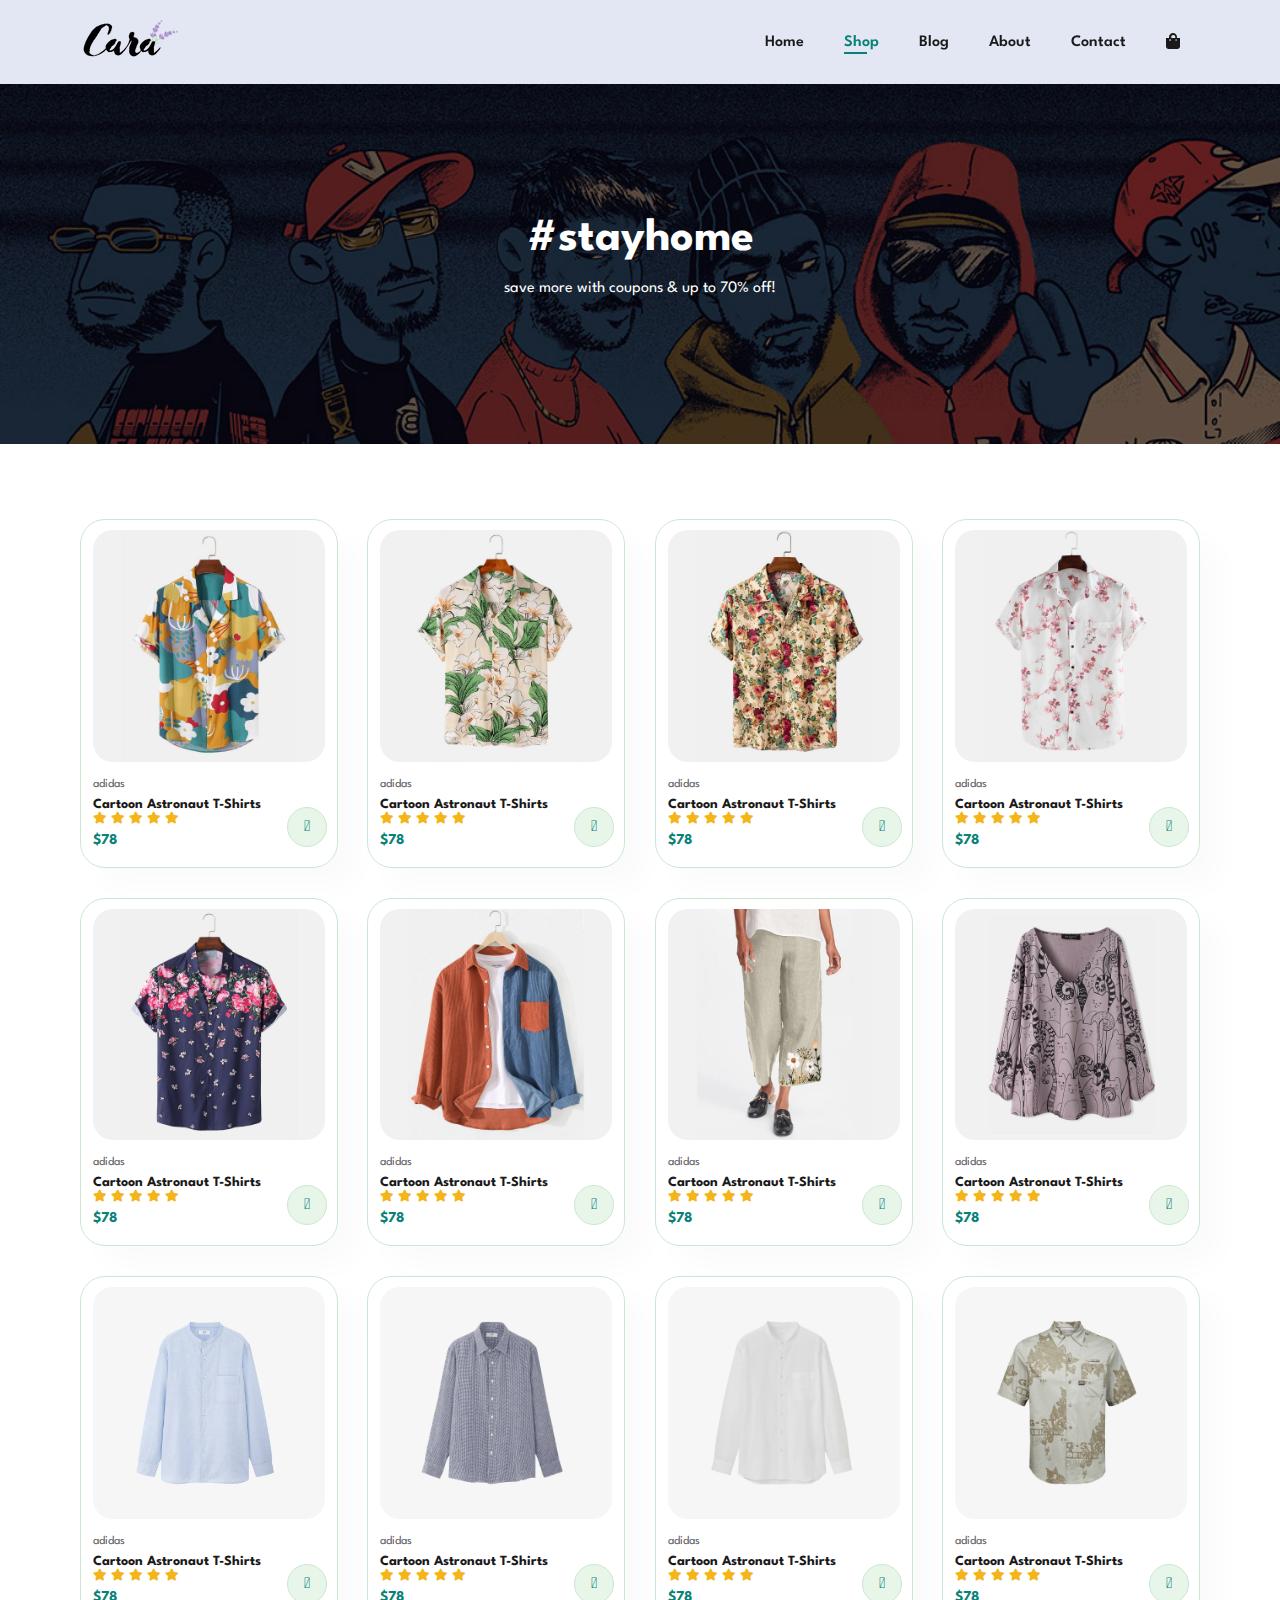
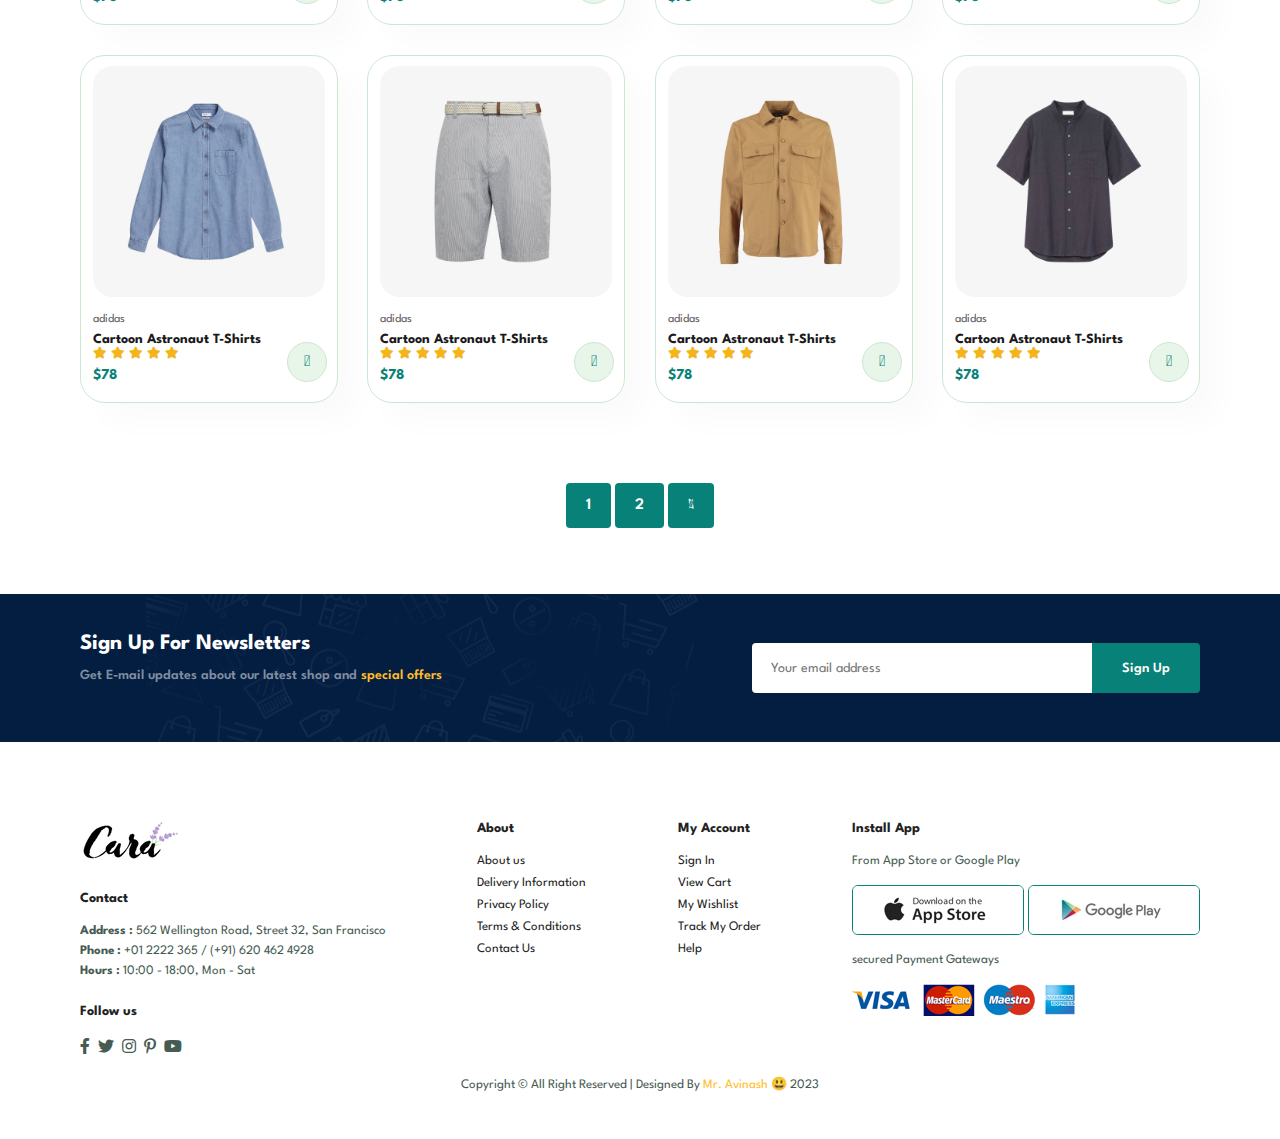
<file: shop.html>
<!DOCTYPE html>
<html lang="en">
<head>
    <meta charset="UTF-8">
    <meta http-equiv="X-UA-Compatible" content="IE=edge">
    <meta name="viewport" content="width=device-width, initial-scale=1.0">
    <title>Ecommerce Website</title>

    <!-- plugins for font awesome -->
    <link rel="stylesheet" href="https://pro.fontawesome.com/releases/v5.10.0/css/all.css" />

       <!--plugins for favicon-->
       <link rel="apple-touch-icon" sizes="180x180" href="favicon/apple-touch-icon.png">
       <link rel="icon" type="image/png" sizes="32x32" href="favicon/favicon-32x32.png">
       <link rel="icon" type="image/png" sizes="16x16" href="favicon/favicon-16x16.png">
       <link rel="manifest" href="favicon/site.webmanifestss">

    <!-- custom css file link -->
    <link rel="stylesheet" href="style.css">
</head>
<body>
    <section id="header">
        <a href="#"> <img src="images/logo.png" class="logo" alt=""></a>

        <div>
            <ul id="navbar">
                <li><a  href="index.html">Home</a></li>
                <li><a class="active" href="shop.html">Shop</a></li>
                <li><a href="blog.html">Blog</a></li>
                <li><a href="about.html">About</a></li>
                <li><a href="contact.html">Contact</a></li>
                <li id="lg-bag"><a href="cart.html"><i class="fa fa-shopping-bag"></i></a></li>
                <a href="#" id="close"><i class="far fa-times"></i></a>
            </ul>
        </div>
        <div id="mobile">
            <a href="cart.html"><i class="fa fa-shopping-bag"></i></a>
            <i id="bar" class="fas fa-outdent"></i>
        </div>
    </section>

    <section id="page-header">
        <h2>#stayhome</h2>
        <p> save more with coupons & up to 70% off!</p>
    </section>

    <section id="product1" class="section-p1">
       
        <div class="pro-container">
            <div class="pro" onclick="window.location.href='sproduct.html';">
                <img src="images/products/f1.jpg" alt="">
                <div class="des">
             <span>adidas</span>
             <h5>Cartoon Astronaut T-Shirts</h5>
             <div class="star">
                <i class="fas fa-star"></i>
                <i class="fas fa-star"></i>
                <i class="fas fa-star"></i>
                <i class="fas fa-star"></i>
                <i class="fas fa-star"></i>
             </div>
             <h4>$78</h4>
                </div>
                <a href="#"><i class="fal fa-shopping-cart cart" ></i></a>
            </div>

            <div class="pro">
                <img src="images/products/f2.jpg" alt="">
                <div class="des">
             <span>adidas</span>
             <h5>Cartoon Astronaut T-Shirts</h5>
             <div class="star">
                <i class="fas fa-star"></i>
                <i class="fas fa-star"></i>
                <i class="fas fa-star"></i>
                <i class="fas fa-star"></i>
                <i class="fas fa-star"></i>
             </div>
             <h4>$78</h4>
                </div>
                <a href="#"><i class="fal fa-shopping-cart cart" ></i></a>
            </div>

            <div class="pro">
                <img src="images/products/f3.jpg" alt="">
                <div class="des">
             <span>adidas</span>
             <h5>Cartoon Astronaut T-Shirts</h5>
             <div class="star">
                <i class="fas fa-star"></i>
                <i class="fas fa-star"></i>
                <i class="fas fa-star"></i>
                <i class="fas fa-star"></i>
                <i class="fas fa-star"></i>
             </div>
             <h4>$78</h4>
                </div>
                <a href="#"><i class="fal fa-shopping-cart cart" ></i></a>
            </div>

            <div class="pro">
                <img src="images/products/f4.jpg" alt="">
                <div class="des">
             <span>adidas</span>
             <h5>Cartoon Astronaut T-Shirts</h5>
             <div class="star">
                <i class="fas fa-star"></i>
                <i class="fas fa-star"></i>
                <i class="fas fa-star"></i>
                <i class="fas fa-star"></i>
                <i class="fas fa-star"></i>
             </div>
             <h4>$78</h4>
                </div>
                <a href="#"><i class="fal fa-shopping-cart cart" ></i></a>
            </div>

            <div class="pro">
                <img src="images/products/f5.jpg" alt="">
                <div class="des">
             <span>adidas</span>
             <h5>Cartoon Astronaut T-Shirts</h5>
             <div class="star">
                <i class="fas fa-star"></i>
                <i class="fas fa-star"></i>
                <i class="fas fa-star"></i>
                <i class="fas fa-star"></i>
                <i class="fas fa-star"></i>
             </div>
             <h4>$78</h4>
                </div>
                <a href="#"><i class="fal fa-shopping-cart cart" ></i></a>
            </div>

            <div class="pro">
                <img src="images/products/f6.jpg" alt="">
                <div class="des">
             <span>adidas</span>
             <h5>Cartoon Astronaut T-Shirts</h5>
             <div class="star">
                <i class="fas fa-star"></i>
                <i class="fas fa-star"></i>
                <i class="fas fa-star"></i>
                <i class="fas fa-star"></i>
                <i class="fas fa-star"></i>
             </div>
             <h4>$78</h4>
                </div>
                <a href="#"><i class="fal fa-shopping-cart cart" ></i></a>
            </div>

            <div class="pro">
                <img src="images/products/f7.jpg" alt="">
                <div class="des">
             <span>adidas</span>
             <h5>Cartoon Astronaut T-Shirts</h5>
             <div class="star">
                <i class="fas fa-star"></i>
                <i class="fas fa-star"></i>
                <i class="fas fa-star"></i>
                <i class="fas fa-star"></i>
                <i class="fas fa-star"></i>
             </div>
             <h4>$78</h4>
                </div>
                <a href="#"><i class="fal fa-shopping-cart cart" ></i></a>
            </div>


            <div class="pro">
                <img src="images/products/f8.jpg" alt="">
                <div class="des">
             <span>adidas</span>
             <h5>Cartoon Astronaut T-Shirts</h5>
             <div class="star">
                <i class="fas fa-star"></i>
                <i class="fas fa-star"></i>
                <i class="fas fa-star"></i>
                <i class="fas fa-star"></i>
                <i class="fas fa-star"></i>
             </div>
             <h4>$78</h4>
                </div>
                <a href="#"><i class="fal fa-shopping-cart cart" ></i></a>
            </div>

            <div class="pro">
                <img src="images/products/n1.jpg" alt="">
                <div class="des">
             <span>adidas</span>
             <h5>Cartoon Astronaut T-Shirts</h5>
             <div class="star">
                <i class="fas fa-star"></i>
                <i class="fas fa-star"></i>
                <i class="fas fa-star"></i>
                <i class="fas fa-star"></i>
                <i class="fas fa-star"></i>
             </div>
             <h4>$78</h4>
                </div>
                <a href="#"><i class="fal fa-shopping-cart cart" ></i></a>
            </div>

            <div class="pro">
                <img src="images/products/n2.jpg" alt="">
                <div class="des">
             <span>adidas</span>
             <h5>Cartoon Astronaut T-Shirts</h5>
             <div class="star">
                <i class="fas fa-star"></i>
                <i class="fas fa-star"></i>
                <i class="fas fa-star"></i>
                <i class="fas fa-star"></i>
                <i class="fas fa-star"></i>
             </div>
             <h4>$78</h4>
                </div>
                <a href="#"><i class="fal fa-shopping-cart cart" ></i></a>
            </div>

            <div class="pro">
                <img src="images/products/n3.jpg" alt="">
                <div class="des">
             <span>adidas</span>
             <h5>Cartoon Astronaut T-Shirts</h5>
             <div class="star">
                <i class="fas fa-star"></i>
                <i class="fas fa-star"></i>
                <i class="fas fa-star"></i>
                <i class="fas fa-star"></i>
                <i class="fas fa-star"></i>
             </div>
             <h4>$78</h4>
                </div>
                <a href="#"><i class="fal fa-shopping-cart cart" ></i></a>
            </div>

            <div class="pro">
                <img src="images/products/n4.jpg" alt="">
                <div class="des">
             <span>adidas</span>
             <h5>Cartoon Astronaut T-Shirts</h5>
             <div class="star">
                <i class="fas fa-star"></i>
                <i class="fas fa-star"></i>
                <i class="fas fa-star"></i>
                <i class="fas fa-star"></i>
                <i class="fas fa-star"></i>
             </div>
             <h4>$78</h4>
                </div>
                <a href="#"><i class="fal fa-shopping-cart cart" ></i></a>
            </div>

            <div class="pro">
                <img src="images/products/n5.jpg" alt="">
                <div class="des">
             <span>adidas</span>
             <h5>Cartoon Astronaut T-Shirts</h5>
             <div class="star">
                <i class="fas fa-star"></i>
                <i class="fas fa-star"></i>
                <i class="fas fa-star"></i>
                <i class="fas fa-star"></i>
                <i class="fas fa-star"></i>
             </div>
             <h4>$78</h4>
                </div>
                <a href="#"><i class="fal fa-shopping-cart cart" ></i></a>
            </div>

            <div class="pro">
                <img src="images/products/n6.jpg" alt="">
                <div class="des">
             <span>adidas</span>
             <h5>Cartoon Astronaut T-Shirts</h5>
             <div class="star">
                <i class="fas fa-star"></i>
                <i class="fas fa-star"></i>
                <i class="fas fa-star"></i>
                <i class="fas fa-star"></i>
                <i class="fas fa-star"></i>
             </div>
             <h4>$78</h4>
                </div>
                <a href="#"><i class="fal fa-shopping-cart cart" ></i></a>
            </div>

            <div class="pro">
                <img src="images/products/n7.jpg" alt="">
                <div class="des">
             <span>adidas</span>
             <h5>Cartoon Astronaut T-Shirts</h5>
             <div class="star">
                <i class="fas fa-star"></i>
                <i class="fas fa-star"></i>
                <i class="fas fa-star"></i>
                <i class="fas fa-star"></i>
                <i class="fas fa-star"></i>
             </div>
             <h4>$78</h4>
                </div>
                <a href="#"><i class="fal fa-shopping-cart cart" ></i></a>
            </div>


            <div class="pro">
                <img src="images/products/n8.jpg" alt="">
                <div class="des">
             <span>adidas</span>
             <h5>Cartoon Astronaut T-Shirts</h5>
             <div class="star">
                <i class="fas fa-star"></i>
                <i class="fas fa-star"></i>
                <i class="fas fa-star"></i>
                <i class="fas fa-star"></i>
                <i class="fas fa-star"></i>
             </div>
             <h4>$78</h4>
                </div>
                <a href="#"><i class="fal fa-shopping-cart cart" ></i></a>
            </div>




        </div>
    </section>

    <section id="pagination" class="section-p1">
     <a href="#">1</a>
     <a href="#">2</a>
     <a href="#"><i class="fal fa-long-arrow-alt-right"></i></a>
    </section>

    <section id="newsletter" class="section-p1 section-m1 ">
        <div class="newstext">
            <h4>Sign Up For Newsletters</h4>
            <p>Get E-mail updates about our latest shop and <span>special offers</span> </p>
        </div>
        <div class="form">
            <input type="text" placeholder="Your email address">
            <button class="normal">Sign Up</button>
        </div>
    </section>

    <footer class="section-p1">
        <div class="col">
            <img class="logo" src="images/logo.png" alt="">
            <h4>Contact</h4>
            <p><strong>Address :</strong> 562 Wellington Road, Street 32, San Francisco</p>
            <p><strong>Phone :</strong> +01 2222 365 / (+91) 620 462 4928</p>
            <p><strong>Hours :</strong> 10:00 - 18:00, Mon - Sat</p>
            <div class="follow">
                <h4>Follow us</h4>
                <div class="icon">
                    <i class="fab fa-facebook-f"></i>
                    <i class="fab fa-twitter"></i>
                    <i class="fab fa-instagram"></i>
                    <i class="fab fa-pinterest-p"></i>
                    <i class="fab fa-youtube"></i>
                </div>
            </div>
        </div>

       <div class="col">
        <h4>About</h4>
        <a href="#">About us</a>
        <a href="#">Delivery Information</a>
        <a href="#">Privacy Policy</a>
        <a href="#">Terms & Conditions</a>
        <a href="#">Contact Us</a>
       </div>

       <div class="col">
        <h4>My Account</h4>
        <a href="#">Sign In</a>
        <a href="#">View Cart</a>
        <a href="#">My Wishlist</a>
        <a href="#">Track My Order</a>
        <a href="#">Help</a>
       </div>

       <div class="col install">
        <h4>Install App</h4>
        <p>From App Store or Google Play</p>
        <div class="row">
            <img src="images/pay/app.jpg" alt="">
            <img src="images/pay/play.jpg" alt="">
        </div>
        <p>secured Payment Gateways</p>
        <img src="images/pay/pay.png" alt="">
       </div>

       <div class="copyright">
        <p> Copyright &copy; All Right Reserved | Designed By <span>Mr. Avinash </span> &#128515; 2023</p>
       </div>
    </footer>


    <script src="script.js"></script>
</body>
</html>
</file>
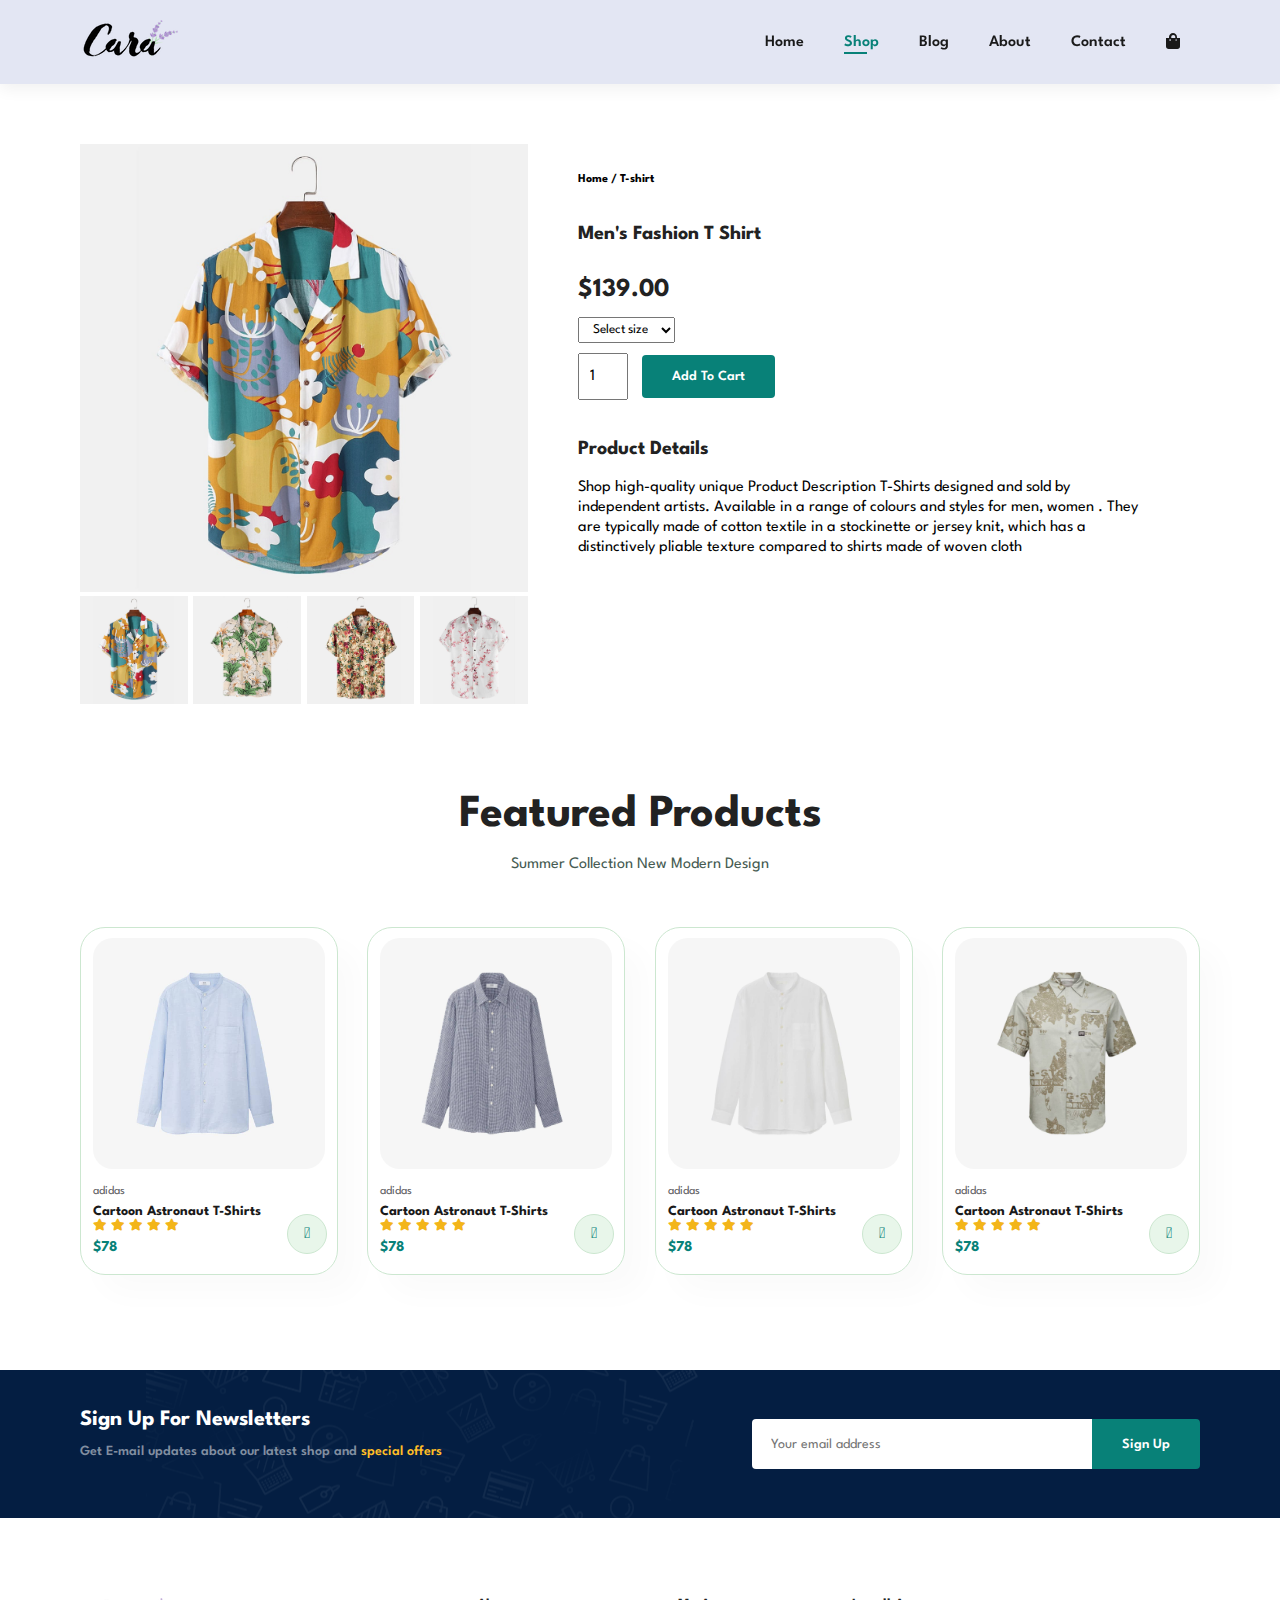
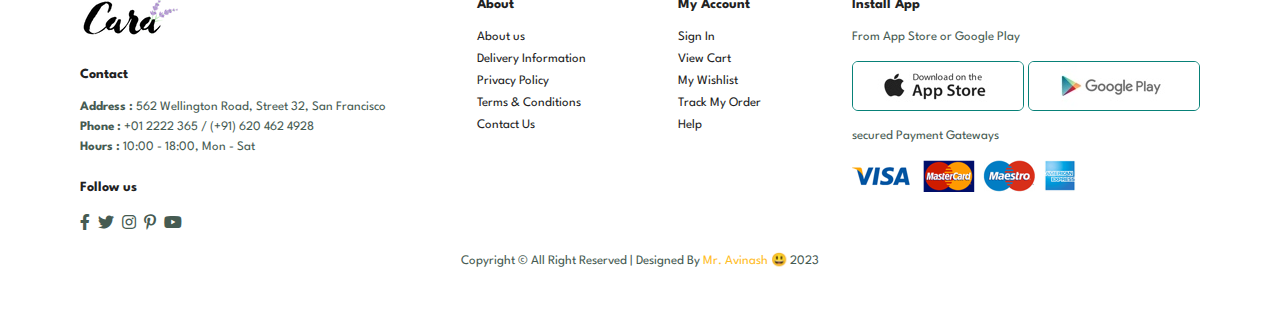
<file: sproduct.html>
<!DOCTYPE html>
<html lang="en">
<head>
    <meta charset="UTF-8">
    <meta http-equiv="X-UA-Compatible" content="IE=edge">
    <meta name="viewport" content="width=device-width, initial-scale=1.0">
    <title>Ecommerce Website</title>

    <!-- plugins for font awesome -->
    <link rel="stylesheet" href="https://pro.fontawesome.com/releases/v5.10.0/css/all.css" />

       <!--plugins for favicon-->
       <link rel="apple-touch-icon" sizes="180x180" href="favicon/apple-touch-icon.png">
       <link rel="icon" type="image/png" sizes="32x32" href="favicon/favicon-32x32.png">
       <link rel="icon" type="image/png" sizes="16x16" href="favicon/favicon-16x16.png">
       <link rel="manifest" href="favicon/site.webmanifest">

    <!-- custom css file link -->
    <link rel="stylesheet" href="style.css">
</head>
<body>
    <section id="header">
        <a href="#"> <img src="images/logo.png" class="logo" alt=""></a>

        <div>
            <ul id="navbar">
                <li><a  href="index.html">Home</a></li>
                <li><a class="active" href="shop.html">Shop</a></li>
                <li><a href="blog.html">Blog</a></li>
                <li><a href="about.html">About</a></li>
                <li><a href="contact.html">Contact</a></li>
                <li id="lg-bag"><a href="cart.html"><i class="fa fa-shopping-bag"></i></a></li>
                <a href="#" id="close"><i class="far fa-times"></i></a>
            </ul>
        </div>
        <div id="mobile">
            <a href="cart.html"><i class="fa fa-shopping-bag"></i></a>
            <i id="bar" class="fas fa-outdent"></i>
        </div>
    </section>

    <section id="prodetails" class="section-p1">
        <div class="single-pro-image">
            <img src="images/products/f1.jpg" width="100%" id="MainImg" alt="">

            <div class="small-img-group">
                <div class="small-img-col">
                    <img src="images/products/f1.jpg" width="100%" class="small-img" alt="">
                </div>
            <div class="small-img-col">
                <img src="images/products/f2.jpg" width="100%" class="small-img" alt="">
            </div>
            <div class="small-img-col">
                <img src="images/products/f3.jpg" width="100%" class="small-img" alt="">
            </div>
            <div class="small-img-col">
                <img src="images/products/f4.jpg" width="100%" class="small-img" alt="">
            </div>
        </div>
        </div>
        <div class="single-pro-details">
            <h6>Home / T-shirt</h6>
            <h4>Men's Fashion T Shirt</h4>
            <h2>$139.00</h2>
            <select >
                <option >Select size</option>
                <option >XL</option>
                <option >XXL</option>
                <option >Small</option>
                <option >Large</option>
            </select>
            <input type="number" value="1">
            <button class="normal">Add To Cart</button>
            <h4>Product Details</h4>
            <span>Shop high-quality unique Product Description T-Shirts designed and sold by independent artists. Available in a range of colours and styles for men, women . They are typically made of cotton textile in a stockinette or jersey knit, which has a distinctively pliable texture compared to shirts made of woven cloth</span>
        </div>
    </section>

    <section id="product1" class="section-p1">
        <h2>Featured Products</h2>
        <p>Summer Collection New Modern Design</p>
        <div class="pro-container">
            <div class="pro">
                <img src="images/products/n1.jpg" alt="">
                <div class="des">
             <span>adidas</span>
             <h5>Cartoon Astronaut T-Shirts</h5>
             <div class="star">
                <i class="fas fa-star"></i>
                <i class="fas fa-star"></i>
                <i class="fas fa-star"></i>
                <i class="fas fa-star"></i>
                <i class="fas fa-star"></i>
             </div>
             <h4>$78</h4>
                </div>
                <a href="#"><i class="fal fa-shopping-cart cart" ></i></a>
            </div>

            <div class="pro">
                <img src="images/products/n2.jpg" alt="">
                <div class="des">
             <span>adidas</span>
             <h5>Cartoon Astronaut T-Shirts</h5>
             <div class="star">
                <i class="fas fa-star"></i>
                <i class="fas fa-star"></i>
                <i class="fas fa-star"></i>
                <i class="fas fa-star"></i>
                <i class="fas fa-star"></i>
             </div>
             <h4>$78</h4>
                </div>
                <a href="#"><i class="fal fa-shopping-cart cart" ></i></a>
            </div>

            <div class="pro">
                <img src="images/products/n3.jpg" alt="">
                <div class="des">
             <span>adidas</span>
             <h5>Cartoon Astronaut T-Shirts</h5>
             <div class="star">
                <i class="fas fa-star"></i>
                <i class="fas fa-star"></i>
                <i class="fas fa-star"></i>
                <i class="fas fa-star"></i>
                <i class="fas fa-star"></i>
             </div>
             <h4>$78</h4>
                </div>
                <a href="#"><i class="fal fa-shopping-cart cart" ></i></a>
            </div>

            <div class="pro">
                <img src="images/products/n4.jpg" alt="">
                <div class="des">
             <span>adidas</span>
             <h5>Cartoon Astronaut T-Shirts</h5>
             <div class="star">
                <i class="fas fa-star"></i>
                <i class="fas fa-star"></i>
                <i class="fas fa-star"></i>
                <i class="fas fa-star"></i>
                <i class="fas fa-star"></i>
             </div>
             <h4>$78</h4>
                </div>
                <a href="#"><i class="fal fa-shopping-cart cart" ></i></a>
            </div>

        </div>
    </section>


    <section id="newsletter" class="section-p1 section-m1 ">
        <div class="newstext">
            <h4>Sign Up For Newsletters</h4>
            <p>Get E-mail updates about our latest shop and <span>special offers</span> </p>
        </div>
        <div class="form">
            <input type="text" placeholder="Your email address">
            <button class="normal">Sign Up</button>
        </div>
    </section>

    <footer class="section-p1">
        <div class="col">
            <img class="logo" src="images/logo.png" alt="">
            <h4>Contact</h4>
            <p><strong>Address :</strong> 562 Wellington Road, Street 32, San Francisco</p>
            <p><strong>Phone :</strong> +01 2222 365 / (+91) 620 462 4928</p>
            <p><strong>Hours :</strong> 10:00 - 18:00, Mon - Sat</p>
            <div class="follow">
                <h4>Follow us</h4>
                <div class="icon">
                    <i class="fab fa-facebook-f"></i>
                    <i class="fab fa-twitter"></i>
                    <i class="fab fa-instagram"></i>
                    <i class="fab fa-pinterest-p"></i>
                    <i class="fab fa-youtube"></i>
                </div>
            </div>
        </div>

       <div class="col">
        <h4>About</h4>
        <a href="#">About us</a>
        <a href="#">Delivery Information</a>
        <a href="#">Privacy Policy</a>
        <a href="#">Terms & Conditions</a>
        <a href="#">Contact Us</a>
       </div>

       <div class="col">
        <h4>My Account</h4>
        <a href="#">Sign In</a>
        <a href="#">View Cart</a>
        <a href="#">My Wishlist</a>
        <a href="#">Track My Order</a>
        <a href="#">Help</a>
       </div>

       <div class="col install">
        <h4>Install App</h4>
        <p>From App Store or Google Play</p>
        <div class="row">
            <img src="images/pay/app.jpg" alt="">
            <img src="images/pay/play.jpg" alt="">
        </div>
        <p>secured Payment Gateways</p>
        <img src="images/pay/pay.png" alt="">
       </div>

       <div class="copyright">
        <p> Copyright &copy; All Right Reserved | Designed By <span>Mr. Avinash </span> &#128515; 2023</p>
       </div>
    </footer>

    <script>
        var MainImg = document.getElementById("MainImg");
        var smallImg = document.getElementsByClassName("small-img");

        smallImg[0].onclick = function(){
            MainImg.src = smallImg[0].src;
        }
        smallImg[1].onclick = function(){
            MainImg.src = smallImg[1].src;
        }
        smallImg[2].onclick = function(){
            MainImg.src = smallImg[2].src;
        }
        smallImg[3].onclick = function(){
            MainImg.src = smallImg[3].src;
        }
    </script>


    <script src="script.js"></script>
</body>
</html>
</file>
<file: style.css>
@import url("https://fonts.googleapis.com/css2?family=Spartan:wght@100;200;300;400;500;600;700;800;900&display=swap");
* {
  margin: 0;
  padding: 0;
  box-sizing: border-box;
  font-family: "Spartan", sans-serif;
}

html {
  scroll-behavior: smooth;
}

/* Global Styles */

h1 {
  font-size: 50px;
  line-height: 64px;
  color: #222;
}

h2 {
  font-size: 46px;
  line-height: 54px;
  color: #222;
}

h4 {
  font-size: 20px;
  color: #222;
}

h6 {
  font-weight: 700;
  font-size: 12px;
}

p {
  font-size: 16px;
  color: #465b52;
  margin: 15px 0 20px 0;
}

.section-p1 {
  padding: 40px 80px;
}

.section-m1 {
  margin: 40px 0;
}

button.normal{
    font-size: 14px;
    font-weight: 600;
    padding: 15px 30px;
    color: #000;
    background-color: #fff;
    border-radius: 4px;
    cursor: pointer;
    border: none;
    outline: none;
    transition: 0.2s ;
}

button.white{
    font-size: 13px;
    font-weight: 600;
    padding: 11px 18px;
    color: #fff;
    background-color: transparent;   
    cursor: pointer;
    border: 1px solid #fff;
    outline: none;
    transition: 0.2s ;
}

body {
  width: 100%;
}

/* header starts */

#header{
    display: flex;
    align-items: center;
    justify-content: space-between;
    padding: 20px 80px;
    background: #e3e6f3;
    box-shadow: 0 5px 15px rgba(0, 0, 0 , .06);
    z-index: 999;
    position: sticky;
    top: 0;
    left: 0;

}

#navbar{
display: flex;
align-items: center;
justify-content: center;
}

#navbar li{
    list-style: none;
    padding: 0 20px;
    position: relative;
}

#navbar li a{
    text-decoration: none;
    font-size: 16px;
    font-weight: 600;
    color: #1a1a1a;
    transition: 0.3s ease;
}

#navbar li a:hover,
#navbar li a.active{
    color: #088178;
}

#navbar li a.active::after,
#navbar li a:hover::after{
    content: "";
    width: 30%;
    height: 2px;
    background: #088178;
    position: absolute;
    bottom: -4px;
    left: 20px;
}

#mobile{
    display: none;
    align-items: center;
}

#close{
    display: none;
}

/* home page starts*/

#hero{
    background-image: url(images/hero4.png);
    height: 90vh;
    width: 100%;
    background-size: cover;
    background-position: top 25% right 0;
    padding: 0 80px;
    display: flex;
    flex-direction: column;
    align-items: flex-start;
    justify-content: center;
}

#hero h4{
    padding-bottom: 15px;
}

#hero h1{
    color: #088178;
}

#hero button{
    background-image: url(images/button.png);
    background-color: transparent;
    color: #088178;
    border: 0;
    padding: 14px 80px 14px 65px;
    background-repeat: no-repeat;
    font-weight: 700;
    cursor: pointer;
    font-size: 15px;
}

#feature{
    display: flex;
    align-items: center;
    justify-content: space-between;
    flex-wrap: wrap;
}

#feature .fe-box{
    width: 180px;
    text-align: center;
    padding: 5px 15px;
    box-shadow: 20px 20px 34px rgba(0, 0, 0, .03);
    border: 1px solid #cce7d0;
    border-radius: 4px;
    margin: 15px 0;
}

#feature .fe-box img{
    width: 100%;
    margin-bottom:10px ;
}

#feature .fe-box:hover{
    box-shadow: 10px 10px 54px rgba(70, 62, 221, .2);
}

#feature .fe-box h6{
    display: inline-block;
    padding: 9px 8px 6px 8px;
    line-height: 1;
    border-radius: 4px;
    color: #088178;
    background-color: #fddde4;
}

#feature .fe-box:nth-child(2) h6{
    background-color: #cdebbc;
}
#feature .fe-box:nth-child(3) h6{
    background-color: #d1e8f2;
}
#feature .fe-box:nth-child(4) h6{
    background-color: #cdd4f8;
}
#feature .fe-box:nth-child(5) h6{
    background-color: #f6dbf6;
}
#feature .fe-box:nth-child(6) h6{
    background-color: #fff2e5;
}

#product1{
    text-align: center;
}

#product1 .pro-container{
    display: flex;
    justify-content: space-between;
    padding-top: 20px;
    flex-wrap: wrap;
} 

#product1 .pro{
  width: 23%;
  min-width:  250px;
  padding: 10px 12px;
  border: 1px solid #cce7d0;
  border-radius: 25px;
  cursor: pointer;
  box-shadow: 20px 20px 30px rgba(0, 0, 0, .02);
  margin: 15px 0;
  transition: 0.2s ease;
  position: relative;
}

#product1 .pro:hover{
    box-shadow: 20px 20px 30px rgba(0, 0, 0, .06);
}

#product1 .pro img{
    width: 100%;
    border-radius: 20px;
}

#product1 .pro .des{
   text-align: start;
   padding: 10px 0;
}

#product1 .pro .des span{
    color: #606063;
    font-size: 12px;
}

#product1 .pro .des h5{
    padding-top: 7px;
    font-size: 14px;
    color: #1a1a1a;
}

#product1 .pro .des i{
    font-size: 12px;
    color: rgb(243, 181, 25);
}

#product1 .pro .des h4{
    padding-top: 7px;
    font-size: 15px;
    font-weight: 700;
    color: #088178;
}

#product1 .pro .cart{
    width: 40px;
    height: 40px;
    line-height: 40px;
    border-radius: 50px;
    font-weight: 500;
    background-color: #e8f6ea;
    color: #088178;
    border: 1px solid #cce7d0;
    position: absolute;
    bottom: 20px;
    right: 10px;
}

#banner{
    display: flex;
    justify-content: center;
    flex-direction: column;
    align-items: center;
    text-align: center;
    background-image: url(images/banner/b2.jpg);
    width: 100%;
    height: 40vh;
    background-size: cover;
    background-position: center;
}

#banner h4{
    color: #fff;
    font-size: 16px;
}


#banner h2{
    color: #fff;
    font-size: 30px;
    padding: 10px 0;
}


#banner h2 span{
    color: #ef3636
}

#banner button:hover{
    background: #088178;
    color: #fff;
}

#sm-banner{
    display: flex;
    justify-content: space-between;
    flex-wrap: wrap;
}

#sm-banner .banner-box{
    display: flex;
    justify-content: center;
    flex-direction: column;
    text-align: flex-start;
    background-image: url(images/banner/b17.jpg);
    min-width: 540px;
    height: 50vh;
    background-size: cover;
    background-position: center;
    padding: 30px;
}

#sm-banner h4{
    color: #fff;
    font-size: 20px;
    font-weight: 300;
}


#sm-banner h2{
    color: #fff;
    font-size: 28px;
    font-weight: 800;
}


#sm-banner span{
    color: #fff;
    font-size: 14px;
    font-weight: 500;
    padding-bottom: 15px;
}

#sm-banner .banner-box:hover button{
    background: #088178;
    border: 1px solid #088178;
}

#sm-banner .banner-box2{
    background-image: url(images/banner/b10.jpg);
}

#banner3{
  display: flex;
  justify-content: space-between;
  flex-wrap: wrap;
   padding: 0 80px;
}

#banner3 .banner-box{
    display: flex;
    justify-content: center;
    flex-direction: column;
    text-align: flex-start;
    background-image: url(images/banner/b7.jpg);
    min-width: 30%;
    height: 30vh;
    background-size: cover;
    background-position: center;
    padding: 20px;
    margin-bottom: 20px;
}

#banner3 .banner-box2{
    background-image: url(images/banner/b4.jpg);
}

#banner3 .banner-box3{
    background-image: url(images/banner/b18.jpg);
}


#banner3 h2{
    color: #fff;
    font-size: 22px;
    font-weight: 900;
}


#banner3 h3{
    color: #fff;
    font-size: 15px;
    font-weight: 800;
    color: brown;
}

#newsletter{
    display: flex;
    justify-content: space-between;
    flex-wrap: wrap;
    align-items: center;
    background-image: url(images/banner/b14.png);
    background-repeat: no-repeat;
    background-position: 20% 30%;
    background-color: #041e42;
}

#newsletter h4{
    font-size: 22px;
    font-weight: 700;
    color: #fff;
}

#newsletter p{
    font-size: 14px;
    font-weight: 600;
    color: #818ea0;
}


#newsletter p span{
    color: #ffbd27;
}

#newsletter .form{
    display: flex;
    width: 40%;
}

#newsletter input{
    height: 3.125rem;
    padding: 0 1.25em;
    font-size: 14px;
    width: 100%;
    border: 1px solid transparent;
    border-radius: 4px;
    outline: none;
    border-top-right-radius: 0 ;
    border-bottom-right-radius: 0 ;
}

#newsletter button{
    background-color: #088178;
    color: #fff;
    white-space: nowrap;
    border-top-left-radius: 0 ;
    border-bottom-left-radius: 0 ;
}

footer{
    display: flex;
    flex-wrap: wrap;
    justify-content: space-between;
}

footer .col{
    display: flex;
    flex-direction: column;
    align-items: flex-start;
    margin-bottom: 20px;

}

footer .logo{
    margin-bottom: 30px;
}

footer h4{
   font-size: 14px;
   padding-bottom: 20px;
}

footer p{
    font-size: 13px;
    margin: 0 0 8px 0;
 }

 
footer a{
    font-size: 13px;
    text-decoration: none;
    color: #222;
    margin-bottom: 10px;
 }

 footer .follow{
    margin-top: 20px;
 }

 footer .follow i{
    color: #465b52;
    padding-right: 4px;
    cursor: pointer;
 }

 footer .install .row img{
    border: 1px solid #088178;
    border-radius: 6px;
 }

 footer .install img{
    margin: 10px 0 15px 0;
 }

 footer .follow i:hover,
 footer a:hover{
     color: #088178;
 }
 
 footer .copyright{
    width: 100%;
    text-align: center;
 }

 footer .copyright span{
    color: #ffbd27;
 }



/* shop page */

 #page-header{
   background-image: url(images/banner/b1.jpg);
   width: 100%;
   height: 40vh;
   background-size: cover;
   display: flex;
   justify-content: center;
   text-align: center;
   flex-direction: column;
   padding: 14px;
 }

 #page-header h2,
 #page-header p{
     color: #fff;
 }

 #pagination{
    text-align: center;
 }

 #pagination a{
    text-decoration: none;
    background-color: #088178;
    padding: 15px 20px;
    border-radius: 4px;
    color: #fff;
    font-weight: 600;
 }

 #pagination a i{
    font-size: 16px;
    font-weight: 600;
 }



/* single product */

#prodetails{
    display: flex;
    margin-top: 20px;
}


 #prodetails .single-pro-image{
        width: 40%;
        margin-right: 50px;
 }

 .small-img-group{
    display: flex;
    justify-content: space-between;
 }

 .small-img-col{
    flex-basis: 24%;
    cursor: pointer;
 }

 #prodetails .single-pro-details{
    width: 50%;
    padding-top: 30px;
 }

 #prodetails .single-pro-details h4{
    padding: 40px 0 20px 0;
 }

 #prodetails .single-pro-details h2{
    font-size: 26px;
 }

 
 #prodetails .single-pro-details select{
    display: block;
    padding: 5px 10px;
    margin-bottom: 10px;
 }

 #prodetails .single-pro-details input{
    width: 50px;
    height: 47px;
    padding-left: 10px;
    font-size: 16px;
    margin-right: 10px;
 }

 #prodetails .single-pro-details input:focus{
    outline: none;
 }

 #prodetails .single-pro-details button{
    background: #088178;
    color: #fff;
 }

 #prodetails .single-pro-details span{
    line-height: 20px;
 }


 /* blog page */

#page-header.blog-header{
   background-image: url(images/banner/b19.jpg);
}

#blog{
    padding: 150px 150px 0 150px;
}

#blog .blog-box{
    display: flex;
    align-items: center;
    width: 100%;
    position: relative;
    padding-bottom: 90px;
}

#blog .blog-img{
    width: 50%;
    margin-right: 40px;
}

#blog img{
    width: 100%;
    height: 300px;
    object-fit: cover;
}

#blog .blog-details{
    width: 50%;
}

#blog .blog-details a{
    text-decoration: none;
    font-size: 11px;
    color: #000;
    font-weight: 700;
    position: relative;
    transition: 0.3s;
}

#blog .blog-details a::after{
    content: "";
    width: 50px;
    height: 1px;
    background-color: #000;
    position: absolute;
    top: 4px;
    right: -60px;
}

#blog .blog-details a:hover{
    color: #088178;
}

#blog .blog-details a:hover::after{
    background-color: #088178;
}

#blog .blog-box h1{
    position: absolute;
    top: -40px;
    left: 0;
    font-size: 70px;
    font-weight: 700;
    color: #c9cbce;
    z-index: -9;
}

  /* about page */

  #page-header.about-header{
    background-image: url(images/about/banner.png);
  }

  #about-head img{
    width: 50%;
    height: auto;
  }

  #about-head{
  display: flex;
  align-items: center;
  }

  #about-head div{
    padding-left: 40px;
  }

  #about-app{
    text-align: center;
  }

  #about-app .video{
    width: 70%;
    height: 100%;
    margin: 30px auto 0 auto;
  }

  #about-app .video video{
    width: 100%;
    height: 100%;
    border-radius: 20px;
  }


  /* contact page*/

  #contact-details{
    display: flex;
    align-items: center;
    justify-content: space-between;
  }

  #contact-details .details{
    width: 40%;
  }

  #contact-details .details span,
  #form-details form span{
    font-size: 12px;
  }

  #contact-details .details h2,
  #form-details form h2{
    font-size: 26px;
    line-height: 35px;
    padding: 20px 0;
  }

  #contact-details .details h3{
    font-size: 16px;
    padding-bottom: 15px;
  }

  #contact-details .details li{
    list-style: none;
    display: flex;
    padding: 10px 0;
  }

  #contact-details .details li i{
    font-size: 14px;
    padding-right: 22px;
  }

  #contact-details .details li p{
    margin: 0;
    font-size: 14px;
  }

  #contact-details .map{
    width: 55%;
    height: 400px;
  }

  #contact-details .map iframe{
    width: 100%;
    height: 100%;
  }

  #form-details{
    display: flex;
    justify-content: space-between;
    margin: 30px;
    padding: 80px;
    border: 1px solid #e1e1e1;
  }

  #form-details form{
    width: 65%;
    display: flex;
    flex-direction: column;
    align-items: flex-start;
  }

  #form-details form input,
  #form-details form textarea{
    width: 100%;
    padding: 12px 15px;
    outline: none;
    margin-bottom: 20px;
    border: 1px solid #e1e1e1;
  }

  #form-details form button{
    background-color: #088178;
    color: #fff;
  }

  #form-details .people div{
    padding-bottom: 25px;
    display: flex;
    align-items: flex-start;
  }

  #form-details .people div img{
    width: 65px;
    height: 65px;
    object-fit: cover;
    margin-right: 15px;
  }

  #form-details .people div p{
    margin: 0;
    font-size: 13px;
    line-height: 25px;
  }

  #form-details .people div p span{
    display: block;
    font-size: 16px;
    font-weight: 600;
    color: #000;
  }


  /* cart page */
  
  #cart{
    overflow-x: auto ;
  }

  #cart table{
  width: 100%;
  border-collapse:collapse ;
  table-layout: fixed;
  white-space: nowrap;
  }

  #cart table img{
    width: 70px;
  }

  #cart table td:nth-child(1){
    width: 100px;
    text-align: center;
  }

  #cart table td:nth-child(2){
    width: 150px;
    text-align: center;
  }

  #cart table td:nth-child(3){
    width: 250px;
    text-align: center;
  }

  #cart table td:nth-child(4),
  #cart table td:nth-child(5),
  #cart table td:nth-child(6){
    width: 150px;
    text-align: center;
  }

  #cart table td:nth-child(5) input{
    width: 70px;
    padding: 10px 5px 10px 15px;
  }

  #cart table thead{
    border: 1px solid #e2e9e1;
    border-left: none;
    border-right: none;
  }

  #cart table thead td{
    font-weight: 700;
    text-transform: uppercase;
    font-size: 13px;
    padding: 18px 0;
  }

  
  #cart table tbody tr td{
    padding-top: 15px;
  }

  #cart table tbody td{
    font-size: 13px;
  }

  #cart-add{
    display: flex;
    flex-wrap: wrap;
    justify-content: space-between;
  }

   #coupon{
    width: 50%;
    margin-bottom: 30px;
  }

  #coupon h3,
  #subtotal h3{
    padding-bottom: 15px;
  }

  #coupon input{
    padding: 10px 20px;
    outline: none;
    width: 60%;
    margin-right: 10px;
    border: 1px solid #e2e9e1;
  }

  #coupon button,
  #subtotal button{
    background-color: #088178;
    color: #fff;
    padding: 12px 20px;
  }

  #subtotal{
    width: 50%;
    margin-bottom: 30px;
    border: 1px solid #e2e9e1;
    padding: 30px;
  }

  #subtotal table{
    border-collapse:collapse ;
    width: 100%;
    margin-bottom: 20px;
  }

  #subtotal table td{
    width: 50%;
    border: 1px solid #e2e9e1;
    padding: 10px;
    font-size: 13px;
  }






































/* media query starts*/

@media (max-width:799px){

    .section-p1{
    padding: 40px 40px;
    }

    #navbar{
        display: flex;
        flex-direction: column;
        align-items: flex-start;
        align-items: center;
        justify-content: flex-start;
        position: fixed;
        top: 0;
        right: -300px;
        height: 100vh;
        width: 300px;
        background-color: #E3E6F3;
        box-shadow: 0 40px 60px rgba(0, 0, 0 , .1);
        padding: 80px 0 0 10px ;
        transition: 0.3s;
        }

        #navbar.active{
            right: 0px;
        }

        #navbar li{
            margin-bottom: 25px;
        }

     #mobile{
    display: flex;
    align-items: center;
     }

     #mobile i{
        color: #1a1a1a;
        font-size: 24px;
        padding-left: 20px;
     }
 
     #close{
        display: initial;
        position: absolute;
        top: 30px;
        left: 30px;
        color: #222;
        font-size: 24px;
     }
    
     #lg-bag{
        display: none;
     }

     #hero{
        height: 70vh; 
        padding: 0 80px;
        background-position: top 30% right 30%;
    }

    #feature {
        justify-content: center;
    }

#feature .fe-box {
        margin: 15px 15px;
}

#product1 .pro-container {
    justify-content: center;
   
}

#product1 .pro {
    margin: 15px ;
}

#banner {
    height: 20vh;
}

#sm-banner .banner-box {
    min-width: 100%;
    height: 30vh;
}

#banner3 {
    padding: 0 40px;
}

#banner3 .banner-box {
    width: 28%;
}

#newsletter .form {
    width: 70%;
}

/* contact page*/
#form-details {
    padding: 40px;
}

#form-details form {
    width: 50%;
}

}


/* media query for small screen devices */

@media (max-width:477px) {
    .section-p1{
        padding: 20px;
    }

    #header {
        padding: 10px 30px;
    }

    #hero {
        padding: 0 20px;
        background-position: 50%;
    }

    h2 {
        font-size: 32px;
    }

    h1 {
        font-size: 38px;
    }

    #feature{
        justify-content: space-between;
    }

    #feature .fe-box {
        width: 155px;
        margin:  0 0 15px 0;
    }

  #product1 .pro{
    width: 100%;
  }

  #banner{
    height: 40vh;
  }

  #sm-banner .banner-box {
    height: 40vh;
}

#sm-banner .banner-box2 {
    margin-top: 20px;
}

#banner3{
    padding: 0 20px;
}

#banner3 .banner-box{
    width: 100%;
}

#newsletter .form {
    width: 100%;
}

#newsletter {
   padding: 40px 20px;
}

footer .copyright {
    text-align: start;
}


 /*single product*/
 #prodetails {
    display: flex;
    flex-direction: column;
}

#prodetails .single-pro-image {
    width: 100%;
    margin-right: 0px;
}

#prodetails .single-pro-details {
    width: 100%;
}


/* blog page*/
#blog .blog-box {
    display: flex;
    flex-direction: column;
    align-items: flex-start;
}

#blog {
    padding: 100px 20px 0 20px;
}

#blog .blog-img {
    width: 100%;
    margin-right: 0px;
    margin-bottom: 30px;
}

#blog .blog-details {
    width: 100%;
}


/* about page*/
#about-head {
    flex-direction: column;
}

#about-head img {
    width: 100%;
    margin-bottom: 20px;
}

#about-head div {
    padding-left: 0px;
}

#about-app .video {
    width: 100%;
}

/* contact page*/
#contact-details {
    flex-direction: column;
}

#contact-details .details {
    width: 100%;
    margin-bottom: 30px;
}

#contact-details .map {
    width: 100%;
}

#form-details {
    margin: 10px;
    padding: 30px 10px;
   flex-wrap: wrap;
}

#form-details form {
    width: 100%;
    margin-bottom: 30px;
}

/* cart page*/
#cart-add {
   flex-direction: column;
}

#coupon {
    width: 100%;
}

#subtotal {
    width: 100%;
    padding: 20px;
}

}
</file>
